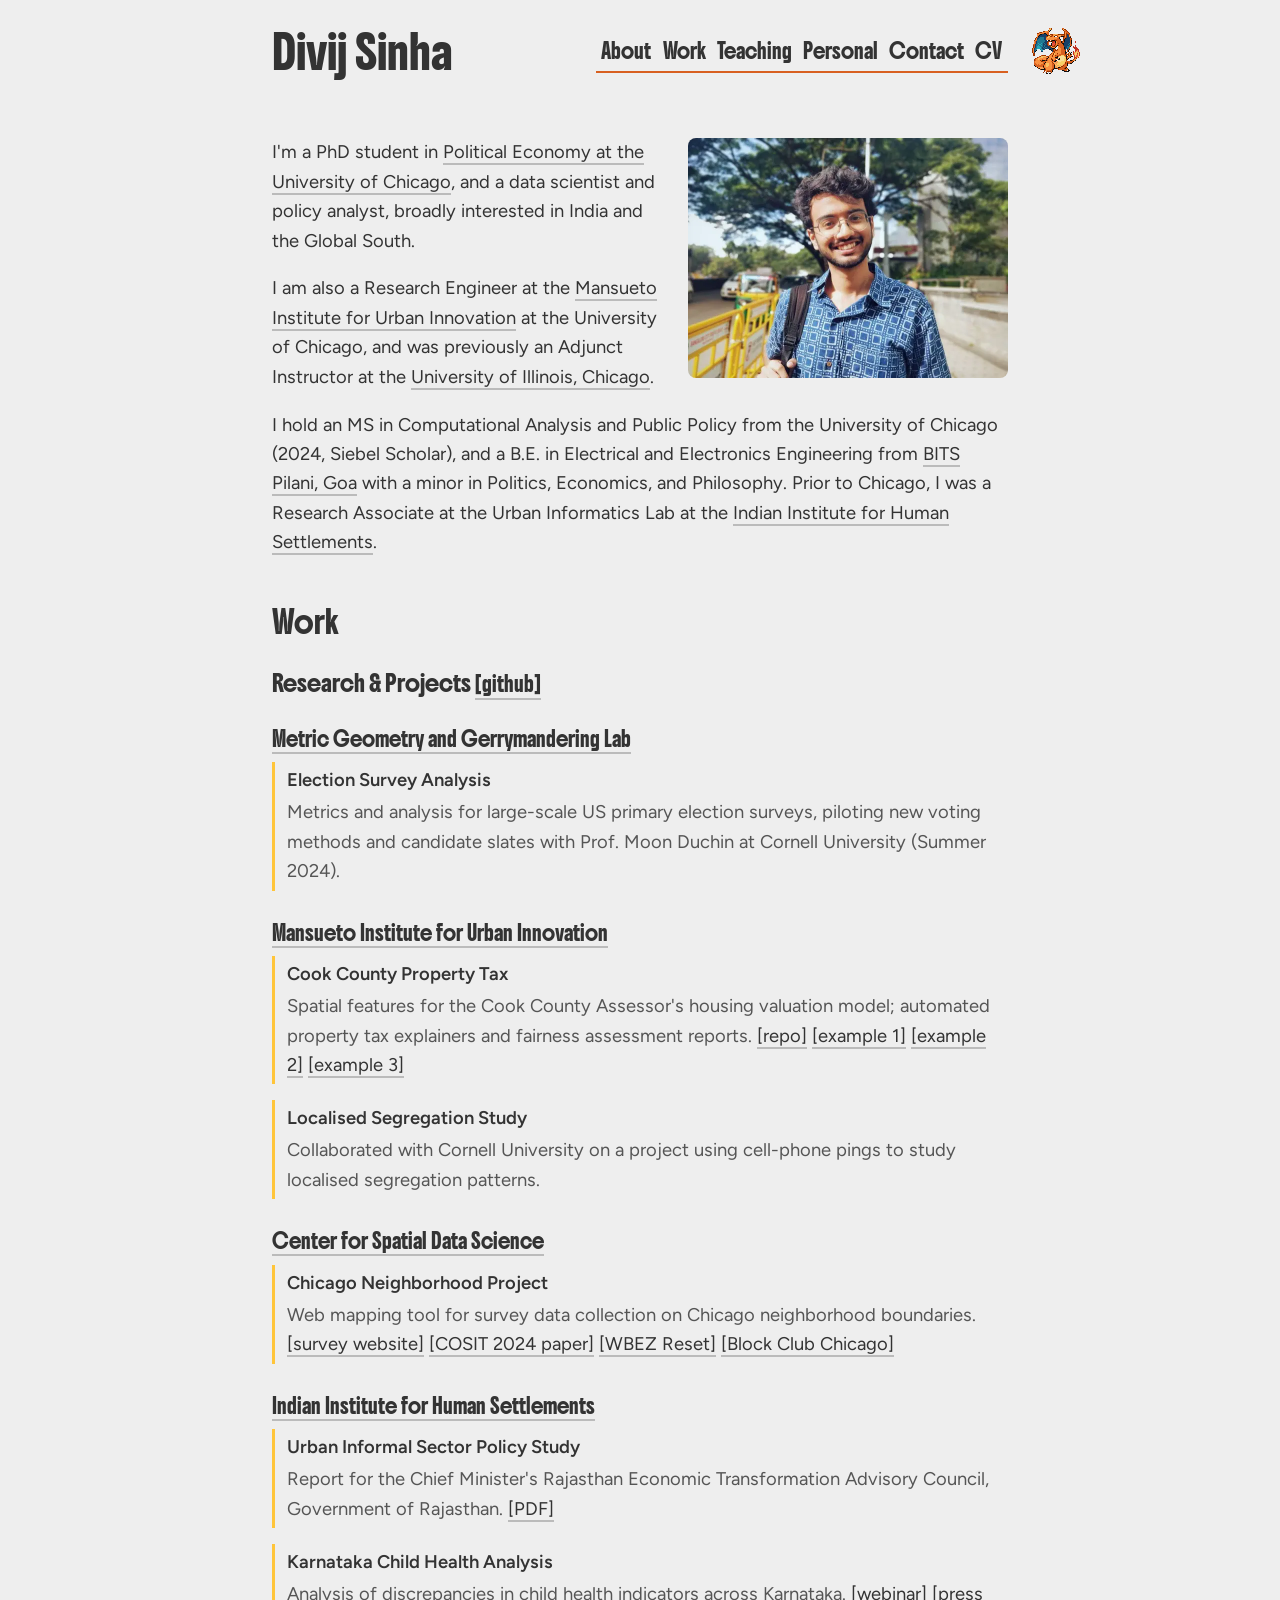
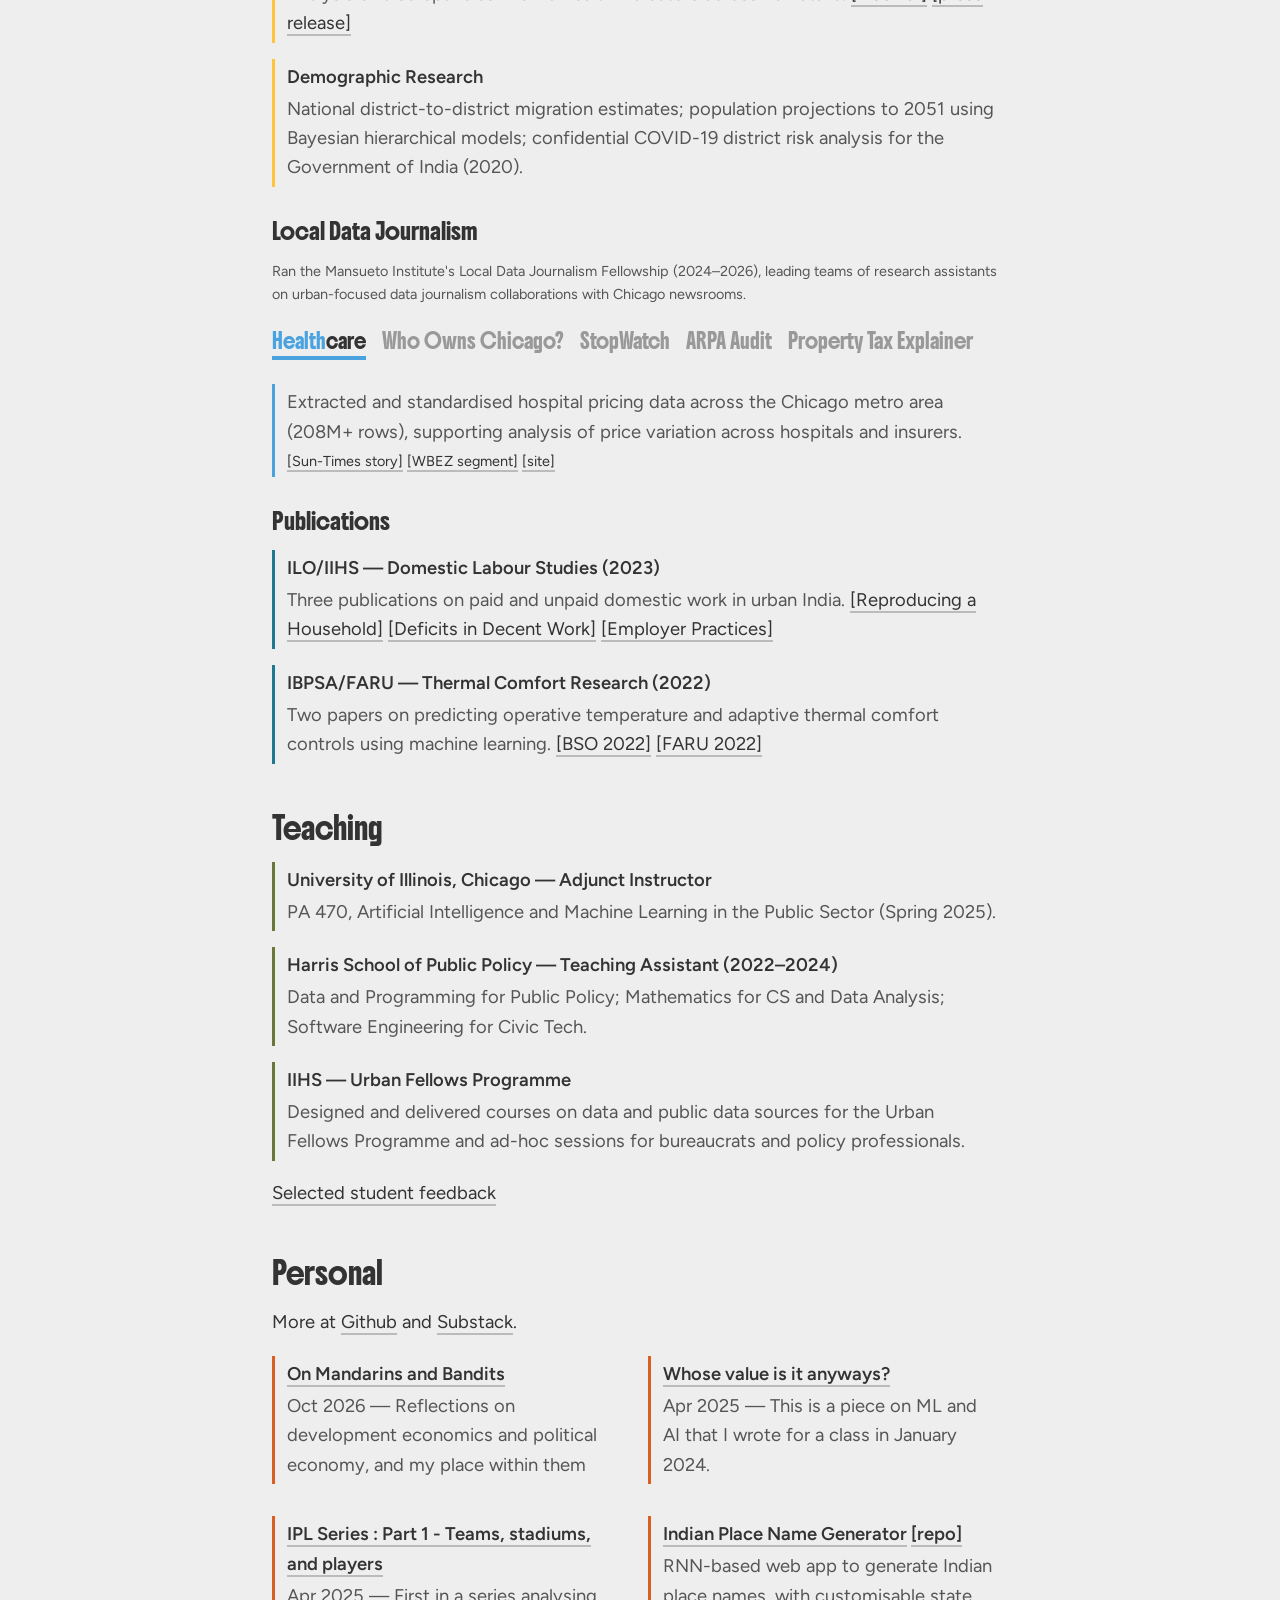
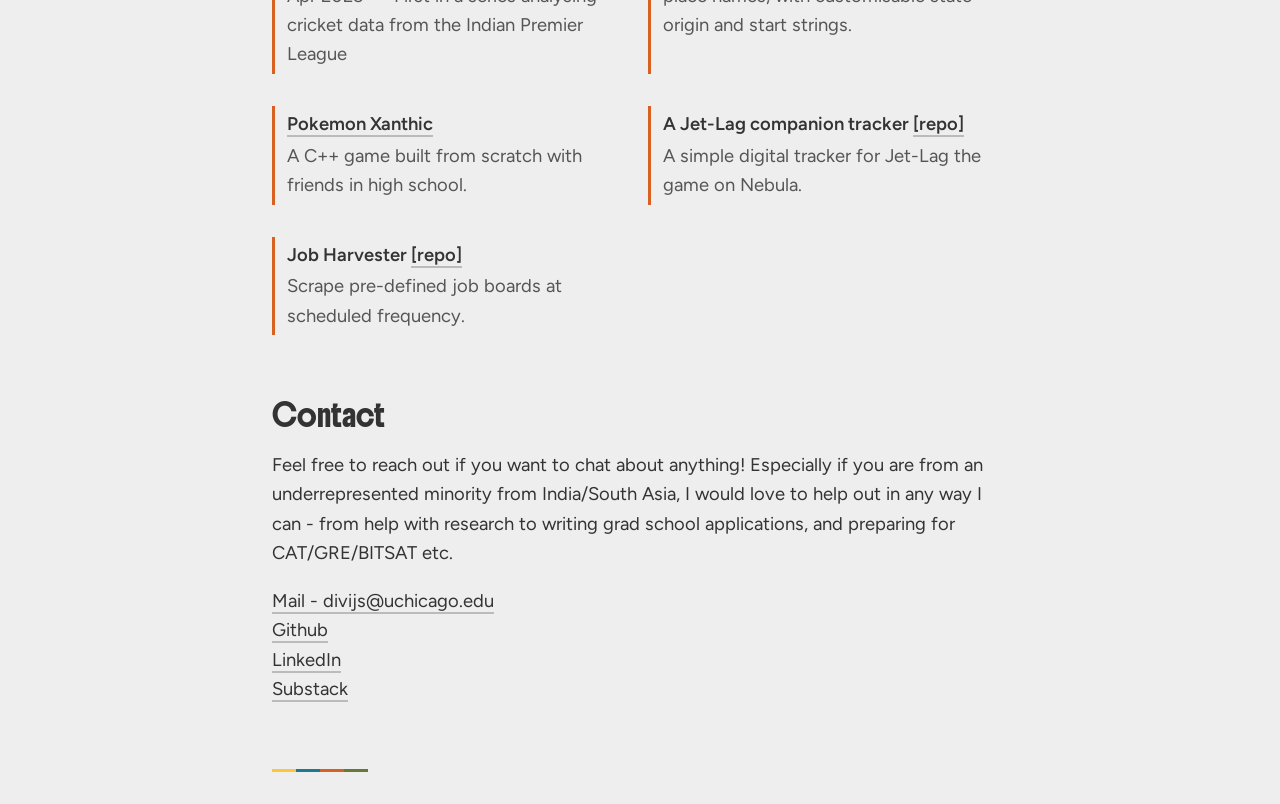
<file: index.html>
<!doctype html>
<html lang="en">
  <head>
    <meta charset="UTF-8" />
    <meta name="viewport" content="width=device-width, initial-scale=1.0" />
    <title>Divij Sinha</title>
    <meta
      name="description"
      content="Divij Sinha — PhD student in Political Economy at the University of Chicago, data scientist, and policy analyst studying India and the Global South."
    />
    <link rel="icon" type="image/svg+xml" href="/favicon.svg" />
    <link rel="canonical" href="https://divij-sinha.github.io/" />
    <meta property="og:title" content="Divij Sinha" />
    <meta
      property="og:description"
      content="Divij Sinha — PhD student in Political Economy at the University of Chicago, data scientist, and policy analyst studying India and the Global South."
    />
    <meta property="og:image" content="https://divij-sinha.github.io/col.webp" />
    <meta name="twitter:card" content="summary" />
    <link
      rel="preload"
      href="Figtree-VariableFont_wght.woff2"
      as="font"
      type="font/woff2"
      crossorigin
    />
    <link
      rel="preload"
      href="Boldonse-Regular.woff2"
      as="font"
      type="font/woff2"
      crossorigin
    />
    <link rel="stylesheet" href="/style.css" />
    <style>
      h1 {
        font-size: 2rem;
        font-family: "Boldonse", system-ui;
        font-weight: 400;
        white-space: nowrap;
      }

      h2 {
        scroll-margin-top: 6.5rem;
        font-family: "Boldonse", system-ui;
        font-weight: 400;
        font-size: 1.3rem;
        margin-top: 3rem;
      }

      /* .lede kept for when the headline returns
      .lede {
        scroll-margin-top: 6.5rem;
        font-weight: 800;
        font-size: 2rem;
        line-height: 1.3;
        margin-top: 2rem;
      }
      */

      #about {
        scroll-margin-top: 6.5rem;
        margin-top: 2rem;
      }

      h3 {
        font-family: "Boldonse", system-ui;
        font-weight: 400;
        font-size: 1rem;
        margin-top: 2rem;
      }

      ul {
        list-style-type: none;
        margin: 0;
        padding: 0;
      }

      li {
        margin: 0.5rem 0;
      }

      .nav {
        position: sticky;
        top: 0;
        display: flex;
        background: #eeeeee;
        justify-content: space-between;
        align-items: center;
        font-family: "Boldonse", system-ui;
      }

      .navul {
        display: flex;
        flex-wrap: wrap;
        align-items: center;
        justify-content: flex-end;
      }

      .nava {
        display: block;
        text-align: center;
        padding: 0.5rem 0.35rem;
        font-size: 0.85rem;
        border-bottom-color: #D86020;
      }

      .nava:hover {
        border-bottom-color: transparent;
      }

      @supports (animation-timeline: --nav) {
        body {
          timeline-scope: --work, --teaching, --projects, --contact;
        }

        #work, #teaching, #projects, #contact {
          view-timeline-inset: 110px calc(100% - 110px);
        }

        #work { view-timeline: --work; }
        #teaching { view-timeline: --teaching; }
        #projects { view-timeline: --projects; }
        #contact { view-timeline: --contact; }

        @keyframes nav-off {
          from, to { border-bottom-color: transparent; }
        }

        @keyframes nav-on {
          from, to { border-bottom-color: #D86020; }
        }

        .nava[href="#work"] {
          animation: nav-off linear forwards, nav-on linear forwards;
          animation-timeline: --work, --teaching;
        }

        .nava[href="#teaching"] {
          animation: nav-off linear forwards, nav-on linear forwards;
          animation-timeline: --teaching, --projects;
        }

        .nava[href="#projects"] {
          animation: nav-off linear forwards, nav-on linear forwards;
          animation-timeline: --projects, --contact;
        }

        .nava[href="#contact"] {
          animation: nav-off linear forwards;
          animation-timeline: --contact;
        }
      }

      .nav-sprite {
        position: absolute;
        left: 100%;
        top: 50%;
        transform: translateY(-50%);
        margin-left: 1.5rem;
        border-bottom: none;
      }

      .nav-sprite img {
        width: 3rem;
        height: auto;
        image-rendering: pixelated;
        animation: sprite-idle 6s steps(1, end) infinite;
      }

      @keyframes sprite-idle {
        0%, 86%, 92%, 100% {
          transform: translateY(0);
        }
        89%, 95% {
          transform: translateY(-3px);
        }
      }

      @media (prefers-reduced-motion: reduce) {
        .nav-sprite img {
          animation: none;
        }
      }

      .nav-sprite:hover img {
        animation-duration: 1s;
      }

      @media screen and (max-width: 940px) {
        .nav-sprite {
          display: none;
        }
      }

      .grid-container {
        display: grid;
        grid-template-columns: repeat(auto-fill, minmax(12rem, 1fr));
        gap: 1rem;
      }

      .grid-half {
        grid-template-columns: repeat(2, 1fr);
      }

      @media screen and (max-width: 600px) {
        .grid-half {
          grid-template-columns: 1fr;
        }
      }

      .grid-item {
        border-left: 0.2rem solid #FFC53A;
        padding: 0.25rem 0.75rem;
        margin-bottom: 1rem;
      }

      /* Publications cards = blue/teal. Must precede the #teaching rule so
         Teaching's olive overrides it (equal specificity, later wins). */
      #publications ~ .grid-item {
        border-left-color: #207890;
      }

      #teaching ~ .grid-item {
        border-left-color: #687838;
      }

      #projects ~ .grid-container .grid-item {
        border-left-color: #D86020;
      }

      /* Local Data Journalism: pure-CSS tabs. Hidden radios drive a wall of
         branded titles (labels) and a single shared panel below. */
      .tab-radio {
        position: absolute;
        opacity: 0;
        pointer-events: none;
      }

      .logo-wall {
        display: flex;
        flex-wrap: nowrap;
        gap: 0.75rem 1rem;
        margin: 1.5rem 0;
      }

      @media screen and (max-width: 600px) {
        .logo-wall {
          flex-wrap: wrap;
        }
      }

      .logo {
        font-family: "Boldonse", system-ui;
        font-weight: 400;
        font-size: 0.9rem;
        line-height: 1.4;
        white-space: nowrap;
        cursor: pointer;
        padding-bottom: 0.35rem;
        border-bottom: 4px solid transparent;
        color: #999999;
        transition: color 0.15s, border-color 0.15s;
      }

      .logo .accent {
        color: inherit;
      }

      .logo:hover {
        color: #555555;
      }

      /* Each checked radio rings its own active label for keyboard users. */
      #tab-health:focus-visible ~ .logo-wall label[for="tab-health"],
      #tab-woc:focus-visible ~ .logo-wall label[for="tab-woc"],
      #tab-stopwatch:focus-visible ~ .logo-wall label[for="tab-stopwatch"],
      #tab-arpa:focus-visible ~ .logo-wall label[for="tab-arpa"],
      #tab-ptax:focus-visible ~ .logo-wall label[for="tab-ptax"] {
        outline: 2px solid var(--accent);
        outline-offset: 3px;
      }

      /* Active logo: full colour + its accent underline bar. */
      #tab-health:checked ~ .logo-wall label[for="tab-health"],
      #tab-woc:checked ~ .logo-wall label[for="tab-woc"],
      #tab-stopwatch:checked ~ .logo-wall label[for="tab-stopwatch"],
      #tab-arpa:checked ~ .logo-wall label[for="tab-arpa"],
      #tab-ptax:checked ~ .logo-wall label[for="tab-ptax"] {
        color: #333333;
        border-bottom-color: var(--accent);
      }

      #tab-health:checked ~ .logo-wall label[for="tab-health"] .accent,
      #tab-woc:checked ~ .logo-wall label[for="tab-woc"] .accent,
      #tab-stopwatch:checked ~ .logo-wall label[for="tab-stopwatch"] .accent,
      #tab-arpa:checked ~ .logo-wall label[for="tab-arpa"] .accent,
      #tab-ptax:checked ~ .logo-wall label[for="tab-ptax"] .accent {
        color: var(--accent);
      }

      .panel {
        display: none;
      }

      .panel .grid-item {
        border-left-color: var(--accent);
      }

      .panel .meta {
        margin: 0.15rem 0 0;
      }

      #tab-health:checked ~ .panels .panel-health,
      #tab-woc:checked ~ .panels .panel-woc,
      #tab-stopwatch:checked ~ .panels .panel-stopwatch,
      #tab-arpa:checked ~ .panels .panel-arpa,
      #tab-ptax:checked ~ .panels .panel-ptax {
        display: block;
        animation: panel-fade 0.2s ease;
      }

      @keyframes panel-fade {
        from {
          opacity: 0;
        }
        to {
          opacity: 1;
        }
      }

      @media (prefers-reduced-motion: reduce) {
        .panel {
          animation: none !important;
        }
      }

      .item-header {
        font-weight: 600;
        margin-bottom: 0.15rem;
      }

      .item-body {
        color: #555555;
      }

      .org {
        font-family: "Boldonse", system-ui;
        font-weight: 400;
        font-size: 0.85rem;
        margin: 2rem 0 0.75rem;
      }

      /* "Now" snapshot in About — yellow accent, matches card conventions. */
      .now {
        border-left: 0.2rem solid #ffc53a;
        padding: 0.25rem 0.75rem;
        margin: 2rem 0;
      }

      .now-label {
        font-family: "Boldonse", system-ui;
        font-weight: 400;
        font-size: 0.85rem;
        margin-bottom: 0.25rem;
      }

      .now-body {
        color: #555555;
        font-size: 0.95rem;
      }

      /* Clickable colophon legend (index only): 4 gradient bands as jump-links,
         name revealed on hover. Reproduces the shared .colophon look. */
      .colophon-nav {
        display: flex;
        width: 6rem;
        margin: 4rem 0 2rem;
        gap: 0;
      }

      .colophon-band {
        flex: 1;
        height: 0.2rem;
        border-bottom: none;
        position: relative;
        transition: transform 0.15s, height 0.15s, filter 0.15s;
      }

      .colophon-band:hover {
        height: 0.4rem;
        transform: translateY(-2px);
        filter: brightness(1.15);
      }

      /* Section name revealed above the hovered band. */
      .colophon-band::after {
        content: attr(data-label);
        position: absolute;
        bottom: 100%;
        left: 50%;
        transform: translateX(-50%);
        margin-bottom: 0.4rem;
        font-family: "Boldonse", system-ui;
        font-size: 0.6rem;
        white-space: nowrap;
        color: #555555;
        opacity: 0;
        pointer-events: none;
        transition: opacity 0.15s;
      }

      .colophon-band:hover::after {
        opacity: 1;
      }

      @media (prefers-reduced-motion: reduce) {
        .colophon-band {
          transition: none;
        }
        .colophon-band:hover {
          transform: none;
        }
      }

      .about-photo {
        float: right;
        margin: 0 0 1rem 1.5rem;
        width: 20rem;
        border-radius: 0.5rem;
      }

      @media screen and (max-width: 600px) {
        .about-photo {
          float: none;
          display: block;
          width: 100%;
          margin: 0 0 1rem 0;
        }
      }

      .hiddenlink,
      .hiddenlink:hover {
        border-bottom-color: #eeeeee;
      }

      @media screen and (max-width: 600px) {
        h1 {
          font-weight: 400;
        }

        .nav {
          flex-direction: column;
          align-items: flex-start;
        }

        .nava {
          padding: 0.25rem 0.25rem;
        }

        .navul {
          flex-direction: row;
          align-items: flex-start;
          width: 100%;
          justify-content: space-between;
        }

        .navli {
          font-size: 0.7rem;
        }
      }
    </style>
  </head>

  <body>
    <nav class="nav" aria-label="Main">
      <a class="hiddenlink" href="https://divij-sinha.github.io">
        <h1>Divij Sinha</h1>
      </a>

      <ul class="navul">
        <li class="navli"><a class="nava" href="#about"> About </a></li>
        <li class="navli"><a class="nava" href="#work"> Work </a></li>
        <li class="navli"><a class="nava" href="#teaching"> Teaching </a></li>
        <li class="navli"><a class="nava" href="#projects"> Personal</a></li>
        <li class="navli"><a class="nava" href="#contact"> Contact </a></li>
        <li class="navli">
          <a
            class="nava"
            href="static/Divij Sinha.pdf"
            target="_blank"
            rel="noopener noreferrer"
          >
            CV
          </a>
        </li>
      </ul>

      <a class="nav-sprite" href="xanthic">
        <img src="static/charizard.png" alt="Pokemon Xanthic" />
      </a>
    </nav>

    <main>
    <!--
    <p class="lede">
      I study elections in India, and build public data tools for Chicago.
    </p>
    -->
    <p id="about">
      <img
        src="col.webp"
        alt="Divij Sinha"
        class="about-photo"
        width="320"
        height="240"
      />
      I'm a PhD student in
      <a href="https://politicaleconomy.uchicago.edu/"
        >Political Economy at the University of Chicago</a
      >, and a data scientist and policy analyst, broadly interested in India
      and the Global South.
    </p>
    <p>
      I am also a Research Engineer at the
      <a href="https://miurban.uchicago.edu"
        >Mansueto Institute for Urban Innovation</a
      >
      at the University of Chicago, and was previously an Adjunct Instructor at
      the <a href="https://cuppa.uic.edu">University of Illinois, Chicago</a>.
    </p>
    <p>
      I hold an MS in Computational Analysis and Public Policy from the
      University of Chicago (2024, Siebel Scholar), and a B.E. in Electrical and
      Electronics Engineering from
      <a href="https://www.bits-pilani.ac.in/goa/">BITS Pilani, Goa</a> with a
      minor in Politics, Economics, and Philosophy. Prior to Chicago, I was a
      Research Associate at the Urban Informatics Lab at the
      <a href="https://iihs.co.in">Indian Institute for Human Settlements</a>.
    </p>

    <!--
    <div class="now">
      <div class="now-label">Now</div>
      <div class="now-body">
        In Bangalore for the rest of Summer. Researching Indian Elections, and
        taking a break.
      </div>
    </div>
    -->

    <h2 id="work">Work</h2>

    <h3>
      Research &amp; Projects
      <a
        href="https://github.com/divij-sinha"
        style="
          font-size: 0.9rem;
          font-family: &quot;Boldonse&quot;, system-ui;
          font-weight: 400;
        "
        >[github]</a
      >
    </h3>
    <p class="org">
      <a href="https://mggg.org">Metric Geometry and Gerrymandering Lab</a>
    </p>
    <div class="grid-item">
      <div class="item-header">Election Survey Analysis</div>
      <div class="item-body">
        Metrics and analysis for large-scale US primary election surveys,
        piloting new voting methods and candidate slates with Prof. Moon Duchin
        at Cornell University (Summer 2024).
      </div>
    </div>
    <p class="org">
      <a href="https://miurban.uchicago.edu"
        >Mansueto Institute for Urban Innovation</a
      >
    </p>
    <div class="grid-item">
      <div class="item-header">Cook County Property Tax</div>
      <div class="item-body">
        Spatial features for the Cook County Assessor's housing valuation model;
        automated property tax explainers and fairness assessment reports.
        <a href="https://github.com/divij-sinha/ptax-project-update">[repo]</a>
        <a
          href="https://htmlpreview.github.io/?https://github.com/divij-sinha/ptax-project-update/blob/main/outputs/v1.1/hyde_park_noexe_chicago/ptaxsim_explainer_update.html"
          >[example 1]</a
        >
        <a
          href="https://htmlpreview.github.io/?https://github.com/divij-sinha/ptax-project-update/blob/main/outputs/v1.1/wrightwood_rpmtif_chicago/ptaxsim_explainer_update.html"
          >[example 2]</a
        >
        <a
          href="https://htmlpreview.github.io/?https://github.com/divij-sinha/ptax-project-update/blob/main/outputs/v1.1/cicero/ptaxsim_explainer_update.html"
          >[example 3]</a
        >
      </div>
    </div>
    <div class="grid-item">
      <div class="item-header">Localised Segregation Study</div>
      <div class="item-body">
        Collaborated with Cornell University on a project using cell-phone pings
        to study localised segregation patterns.
      </div>
    </div>
    <p class="org">
      <a href="https://spatial.uchicago.edu">Center for Spatial Data Science</a>
    </p>
    <div class="grid-item">
      <div class="item-header">Chicago Neighborhood Project</div>
      <div class="item-body">
        Web mapping tool for survey data collection on Chicago neighborhood
        boundaries.
        <a href="https://chicago-neighborhoods.com/">[survey website]</a>
        <a
          href="https://drops.dagstuhl.de/entities/document/10.4230/LIPIcs.COSIT.2024.26"
          >[COSIT 2024 paper]</a
        >
        <a
          href="https://www.wbez.org/reset-with-sasha-ann-simons/2024/12/24/uchicago-research-highlights-debates-over-chicago-neighborhood-boundaries"
          >[WBEZ Reset]</a
        >
        <a
          href="https://blockclubchicago.org/2024/12/04/chicago-neighborhoods-mapped-by-residents-heres-where-locals-think-official-boundaries-should-be/"
          >[Block Club Chicago]</a
        >
      </div>
    </div>
    <p class="org">
      <a href="https://iihs.co.in">Indian Institute for Human Settlements</a>
    </p>
    <div class="grid-item">
      <div class="item-header">Urban Informal Sector Policy Study</div>
      <div class="item-body">
        Report for the Chief Minister's Rajasthan Economic Transformation
        Advisory Council, Government of Rajasthan.
        <a href="static/IIHS REPORT 14-11-22 NEW.pdf">[PDF]</a>
      </div>
    </div>
    <div class="grid-item">
      <div class="item-header">Karnataka Child Health Analysis</div>
      <div class="item-body">
        Analysis of discrepancies in child health indicators across Karnataka.
        <a href="https://www.youtube.com/watch?v=e3NdQYPH4oo">[webinar]</a>
        <a href="https://pib.gov.in/PressReleasePage.aspx?PRID=1759889"
          >[press release]</a
        >
      </div>
    </div>
    <div class="grid-item">
      <div class="item-header">Demographic Research</div>
      <div class="item-body">
        National district-to-district migration estimates; population
        projections to 2051 using Bayesian hierarchical models; confidential
        COVID-19 district risk analysis for the Government of India (2020).
      </div>
    </div>

    <h3 id="journalism">Local Data Journalism</h3>
    <p class="meta">
      Ran the Mansueto Institute's Local Data Journalism Fellowship
      (2024&ndash;2026), leading teams of research assistants on urban-focused
      data journalism collaborations with Chicago newsrooms.
    </p>
    <!-- Radios drive the tabs; the first is checked so a panel shows by default.
         The group wrapper names them for screen readers; radios, wall and
         panels must stay siblings for the :checked ~ selectors. -->
    <div role="group" aria-labelledby="journalism">
    <input class="tab-radio" type="radio" name="jtab" id="tab-health" checked />
    <input class="tab-radio" type="radio" name="jtab" id="tab-woc" />
    <input class="tab-radio" type="radio" name="jtab" id="tab-stopwatch" />
    <input class="tab-radio" type="radio" name="jtab" id="tab-arpa" />
    <input class="tab-radio" type="radio" name="jtab" id="tab-ptax" />

    <div class="logo-wall">
      <label class="logo" for="tab-health" style="--accent: #4aa3df"
        ><span class="accent">Health</span>care</label
      >
      <label class="logo" for="tab-woc" style="--accent: #275d38"
        ><span class="accent">Who Owns</span> Chicago?</label
      >
      <label class="logo" for="tab-stopwatch" style="--accent: #007396"
        ><span class="accent">Stop</span>Watch</label
      >
      <label class="logo" for="tab-arpa" style="--accent: #59315f"
        ><span class="accent">ARPA</span> Audit</label
      >
      <label class="logo" for="tab-ptax" style="--accent: #a9431e"
        ><span class="accent">Property Tax Explainer</span></label
      >
    </div>

    <div class="panels">
      <div class="panel panel-health" style="--accent: #4aa3df">
        <div class="grid-item">
          <div class="item-body">
            Extracted and standardised hospital pricing data across the Chicago
            metro area (208M+ rows), supporting analysis of price variation
            across hospitals and insurers.
          </div>
          <p class="meta">
            <a
              href="https://chicago.suntimes.com/the-watchdogs/2026/06/19/hospital-billing-transparency-federal-law-failed-consumer-health7"
              >[Sun-Times story]</a
            >
            <a
              href="https://www.wbez.org/in-the-loop-with-sasha-ann-simons/2026/06/23/why-a-law-meant-to-help-you-understand-your-healthcare-bills-is-failing"
              >[WBEZ segment]</a
            >
            <a href="https://healthcare.miurban-dashboards.org/">[site]</a>
          </p>
        </div>
      </div>
      <div class="panel panel-woc" style="--accent: #275d38">
        <div class="grid-item">
          <div class="item-body">
            Built a property ownership tool that uncovers networks of LLC
            landlords behind the city's rental housing, matching parcels and
            entities by common addresses and names.
          </div>
          <p class="meta">
            <a
              href="https://chicago.suntimes.com/the-watchdogs/2025/09/05/chicago-landlords-renters-property-management-llc"
              >[Sun-Times story]</a
            >
            <a
              href="https://www.wbez.org/housing/2025/09/05/chicago-landlords-renters-property-management-llc"
              >[WBEZ story]</a
            >
            <a href="https://whoownschi.miurban-dashboards.org/">[site]</a>
          </p>
        </div>
      </div>
      <div class="panel panel-stopwatch" style="--accent: #007396">
        <div class="grid-item">
          <div class="item-body">
            Dashboard tracking daily CTA bus metrics from ChiHackNight's Ghost
            Buses dataset.
          </div>
          <p class="meta">
            <a
              href="https://www.chicagotribune.com/2024/12/30/cta-bus-service-analysis/"
              >[Tribune story]</a
            >
            <a href="https://ctastopwatch.miurban-dashboards.org">[site]</a>
            <a href="https://github.com/mansueto-institute/cta-stop-watch"
              >[repo]</a
            >
          </p>
        </div>
      </div>
      <div class="panel panel-arpa" style="--accent: #59315f">
        <div class="grid-item">
          <div class="item-body">
            Dashboard auditing how Chicago allocated and spent its American
            Rescue Plan Act (ARPA) federal relief funds.
          </div>
          <p class="meta">
            <a href="https://arpaudit.miurban-dashboards.org">[site]</a>
          </p>
        </div>
      </div>
      <div class="panel panel-ptax" style="--accent: #a9431e">
        <div class="grid-item">
          <div class="item-body">
            Interactive explainer that breaks down Cook County property tax
            bills for any address or PIN and compares changes across assessment
            years.
          </div>
          <p class="meta">
            <a
              href="https://illinoisanswers.org/2026/10/01/tifs-tax-increment-financing-are-pushing-up-property-taxes-chicago-cook-county/"
              >[Illinois Answers story]</a
            >
            <a href="https://ptaxexplainer.miurban-dashboards.org">[site]</a>
          </p>
        </div>
      </div>
    </div>
    </div>

    <h3 id="publications">Publications</h3>
    <div class="grid-item">
      <div class="item-header">
        ILO/IIHS &mdash; Domestic Labour Studies (2023)
      </div>
      <div class="item-body">
        Three publications on paid and unpaid domestic work in urban India.
        <a
          href="https://www.ilo.org/publications/reproducing-household-recognizing-and-assessing-paid-and-unpaid-domestic"
          >[Reproducing a Household]</a
        >
        <a
          href="https://www.ilo.org/publications/deficits-decent-work-employer-perspectives-and-practices-quality-employment"
          >[Deficits in Decent Work]</a
        >
        <a
          href="https://www.ilo.org/publications/employer-practices-and-perceptions-paid-domestic-work-recruitment"
          >[Employer Practices]</a
        >
      </div>
    </div>
    <div class="grid-item">
      <div class="item-header">
        IBPSA/FARU &mdash; Thermal Comfort Research (2022)
      </div>
      <div class="item-body">
        Two papers on predicting operative temperature and adaptive thermal
        comfort controls using machine learning.
        <a
          href="https://www.bath.ac.uk/publications/full-papers-bso-2022/attachments/Predicting_Operative_Temperature_with_Machine_Learning__ML_.pdf"
          >[BSO 2022]</a
        >
        <a href="https://faruj.sljol.info/articles/10.4038/faruj.v9i2.172"
          >[FARU 2022]</a
        >
      </div>
    </div>

    <h2 id="teaching">Teaching</h2>
    <div class="grid-item">
      <div class="item-header">
        University of Illinois, Chicago &mdash; Adjunct Instructor
      </div>
      <div class="item-body">
        PA 470, Artificial Intelligence and Machine Learning in the Public
        Sector (Spring 2025).
      </div>
    </div>
    <div class="grid-item">
      <div class="item-header">
        Harris School of Public Policy &mdash; Teaching Assistant
        (2022&ndash;2024)
      </div>
      <div class="item-body">
        Data and Programming for Public Policy; Mathematics for CS and Data
        Analysis; Software Engineering for Civic Tech.
      </div>
    </div>
    <div class="grid-item">
      <div class="item-header">IIHS &mdash; Urban Fellows Programme</div>
      <div class="item-body">
        Designed and delivered courses on data and public data sources for the
        Urban Fellows Programme and ad-hoc sessions for bureaucrats and policy
        professionals.
      </div>
    </div>
    <p><a href="teaching">Selected student feedback</a></p>

    <h2 id="projects">Personal</h2>
    <p>
      More at <a href="https://github.com/divij-sinha">Github</a> and
      <a href="https://overlookedpod.substack.com">Substack</a>.
    </p>
    <div class="grid-container grid-half">
      <!-- substack:start -->
      <div class="grid-item">
        <div class="item-header">
          <a href="posts/on-mandarins-and-bandits">On Mandarins and Bandits</a>
        </div>
        <div class="item-body">Oct 2026 &mdash; Reflections on development economics and political economy, and my place within them</div>
      </div>
      <div class="grid-item">
        <div class="item-header">
          <a href="posts/whose-value-is-it-anyways">Whose value is it anyways?</a>
        </div>
        <div class="item-body">Apr 2025 &mdash; This is a piece on ML and AI that I wrote for a class in January 2024.</div>
      </div>
      <div class="grid-item">
        <div class="item-header">
          <a href="posts/ipl-series-part-1-teams-and-stadiums">IPL Series : Part 1 - Teams, stadiums, and players</a>
        </div>
        <div class="item-body">Apr 2025 &mdash; First in a series analysing cricket data from the Indian Premier League</div>
      </div>
      <!-- substack:end -->
      <div class="grid-item">
        <div class="item-header">
          <a
            href="https://indian-place-generator-761059392476.asia-south2.run.app/"
            >Indian Place Name Generator</a
          >
          <a href="https://github.com/divij-sinha/indian-place-generator"
            >[repo]</a
          >
        </div>
        <div class="item-body">
          RNN-based web app to generate Indian place names, with customisable
          state origin and start strings.
        </div>
      </div>
      <div class="grid-item">
        <div class="item-header">
          <a href="xanthic">Pokemon Xanthic</a>
        </div>
        <div class="item-body">
          A C++ game built from scratch with friends in high school.
        </div>
      </div>
      <div class="grid-item">
        <div class="item-header">
          A Jet-Lag companion tracker
          <a href="https://github.com/divij-sinha/jet-lag-player">[repo]</a>
        </div>
        <div class="item-body">
          A simple digital tracker for Jet-Lag the game on Nebula.
        </div>
      </div>
      <div class="grid-item">
        <div class="item-header">
          Job Harvester
          <a href="https://github.com/divij-sinha/postgrad-job-search"
            >[repo]</a
          >
        </div>
        <div class="item-body">
          Scrape pre-defined job boards at scheduled frequency.
        </div>
      </div>
    </div>

    <h2 id="contact">Contact</h2>
    <p>
      Feel free to reach out if you want to chat about anything! Especially if
      you are from an underrepresented minority from India/South Asia, I would
      love to help out in any way I can - from help with research to writing grad
      school applications, and preparing for CAT/GRE/BITSAT etc.
    </p>
    <p>
      <a href="mailto:divijs@uchicago.edu">Mail - divijs@uchicago.edu</a><br />
      <a
        href="https://github.com/divij-sinha"
        target="_blank"
        rel="noopener noreferrer"
        >Github</a
      ><br />
      <a
        href="https://www.linkedin.com/in/divij-sinha"
        target="_blank"
        rel="noopener noreferrer"
        >LinkedIn</a
      ><br />
      <a
        href="https://overlookedpod.substack.com"
        target="_blank"
        rel="noopener noreferrer"
        >Substack</a
      ><br />
    </p>
    </main>
    <nav class="colophon-nav" aria-label="Section legend">
      <a
        class="colophon-band"
        href="#work"
        data-label="Work"
        title="Work"
        style="background: #ffc53a"
      ></a>
      <a
        class="colophon-band"
        href="#publications"
        data-label="Publications"
        title="Publications"
        style="background: #207890"
      ></a>
      <a
        class="colophon-band"
        href="#projects"
        data-label="Personal"
        title="Personal"
        style="background: #d86020"
      ></a>
      <a
        class="colophon-band"
        href="#teaching"
        data-label="Teaching"
        title="Teaching"
        style="background: #687838"
      ></a>
    </nav>
  </body>
</html>
</file>
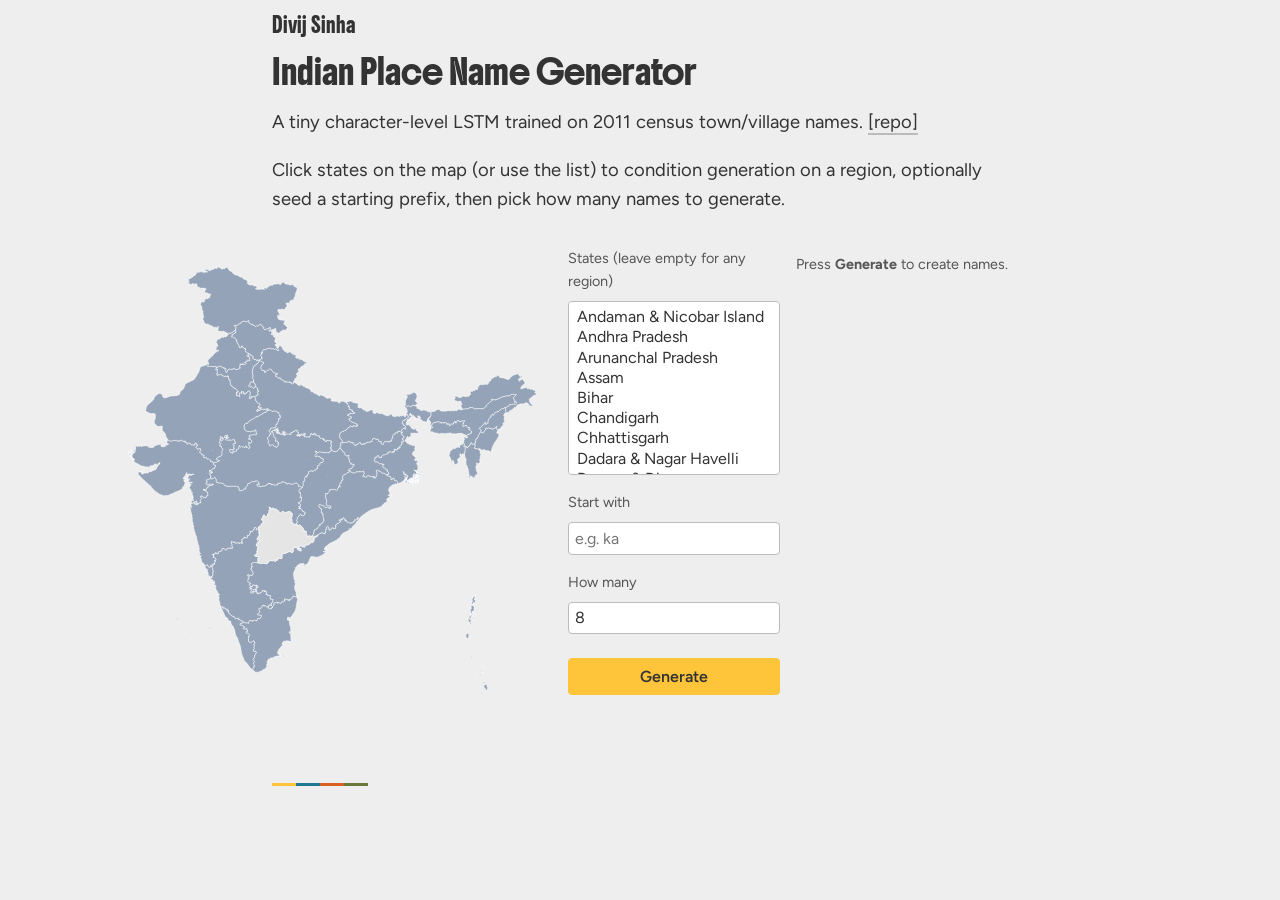
<file: place-generator/index.html>
<!doctype html>
<html lang="en">
  <head>
    <meta charset="UTF-8" />
    <meta name="viewport" content="width=device-width, initial-scale=1.0" />
    <title>Indian Place Name Generator - Divij Sinha</title>
    <meta
      name="description"
      content="A tiny character-level LSTM trained on 2011 census town/village names. Runs entirely in the browser."
    />
    <link rel="icon" type="image/svg+xml" href="/favicon.svg" />
    <link rel="canonical" href="https://divij-sinha.github.io/place-generator/" />
    <link
      rel="preload"
      href="/Figtree-VariableFont_wght.woff2"
      as="font"
      type="font/woff2"
      crossorigin
    />
    <link
      rel="preload"
      href="/Boldonse-Regular.woff2"
      as="font"
      type="font/woff2"
      crossorigin
    />
    <link rel="stylesheet" href="/style.css" />
    <link rel="stylesheet" href="page-style.css" />
  </head>

  <body>
    <header><p class="home"><a href="/">Divij Sinha</a></p></header>
    <main>
    <h1>Indian Place Name Generator</h1>
    <p>
      A tiny character-level LSTM trained on 2011 census town/village names.
      <a href="https://github.com/divij-sinha/indian-place-generator">[repo]</a>
    </p>
    <p>
      Click states on the map (or use the list) to condition generation on a
      region, optionally seed a starting prefix, then pick how many names to
      generate.
    </p>

    <div class="generator">
      <svg id="map" viewBox="0 0 440 480" role="img" aria-label="Map of India, click a state to select it"></svg>

      <div class="controls">
        <label for="states-select">States (leave empty for any region)</label>
        <select id="states-select" multiple size="8"></select>

        <label for="start-text">Start with</label>
        <input id="start-text" type="text" placeholder="e.g. ka" />

        <label for="count">How many</label>
        <input id="count" type="number" min="1" max="25" value="8" />

        <button id="generate-btn">Generate</button>
      </div>

      <div id="results">
        <p class="meta">Press <strong>Generate</strong> to create names.</p>
      </div>
    </div>

    </main>
    <hr class="colophon" />

    <script src="model.js"></script>
    <script src="app.js"></script>
  </body>
</html>
</file>
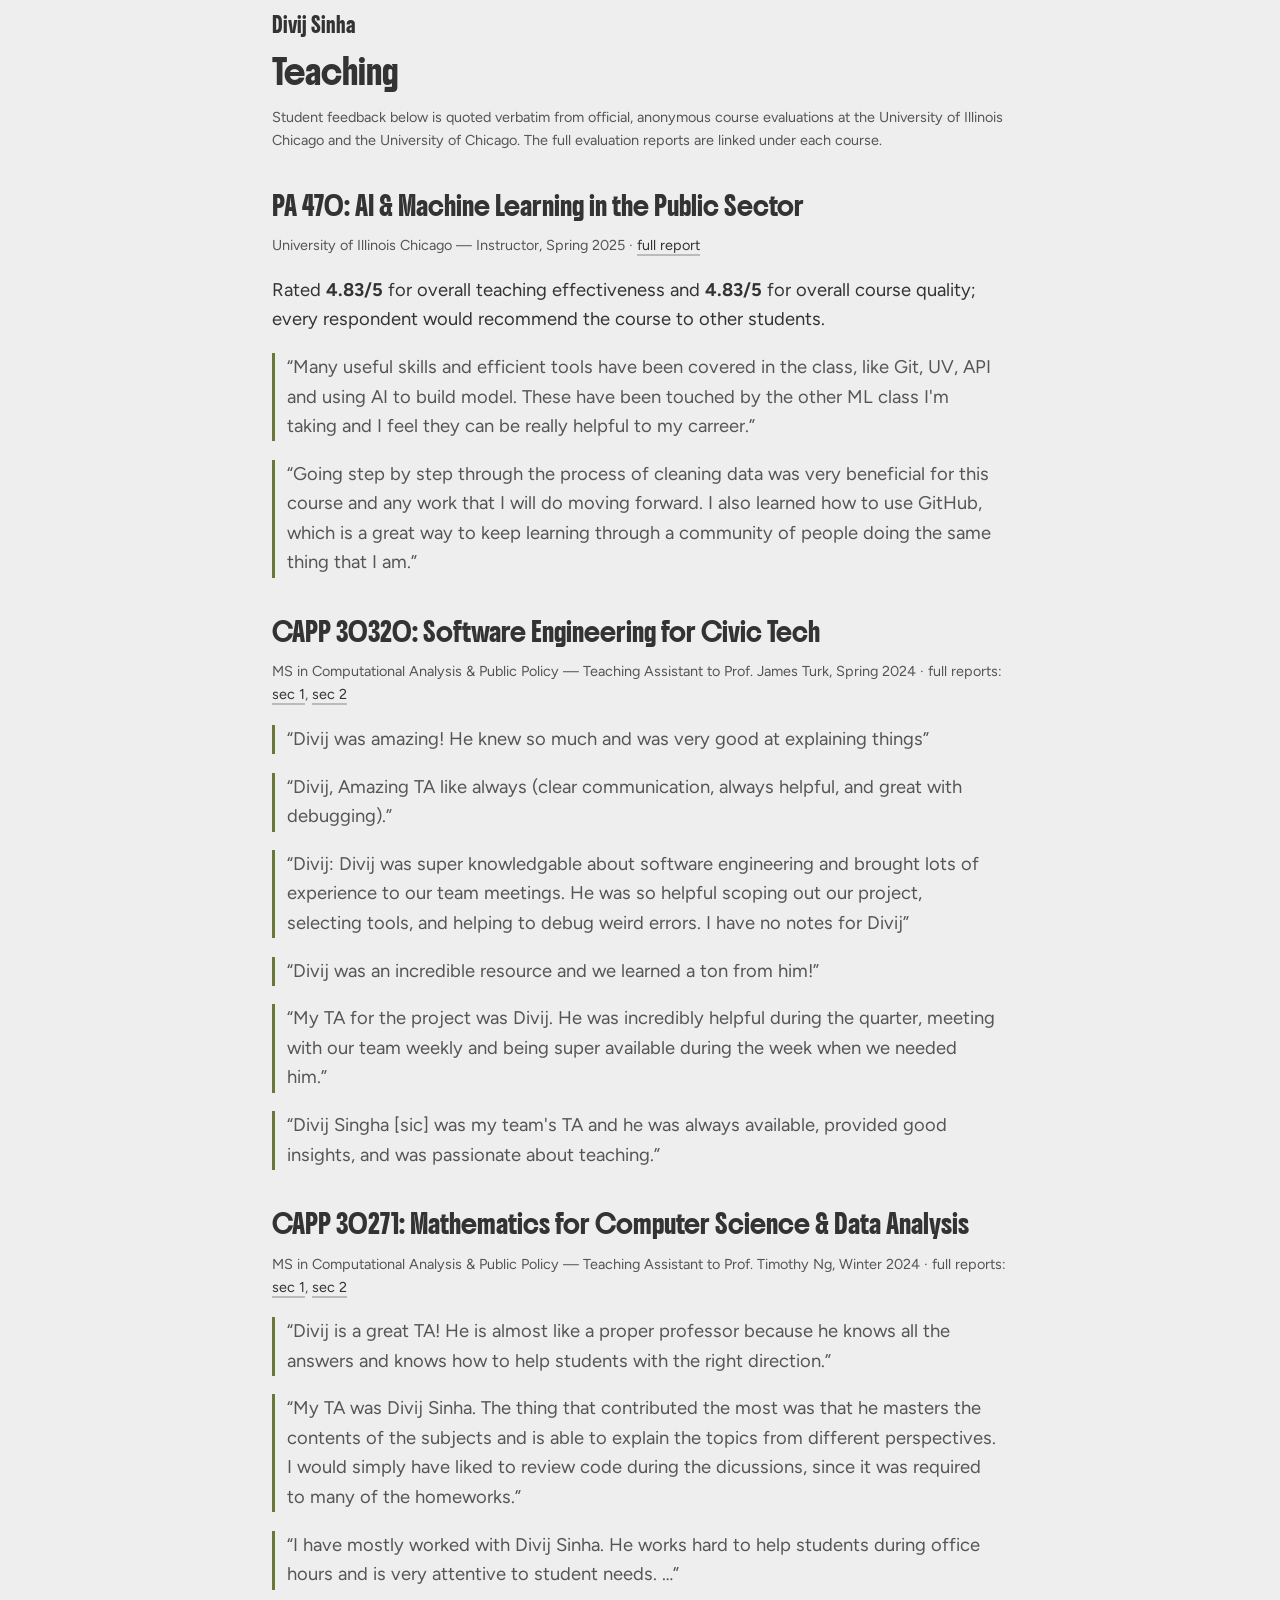
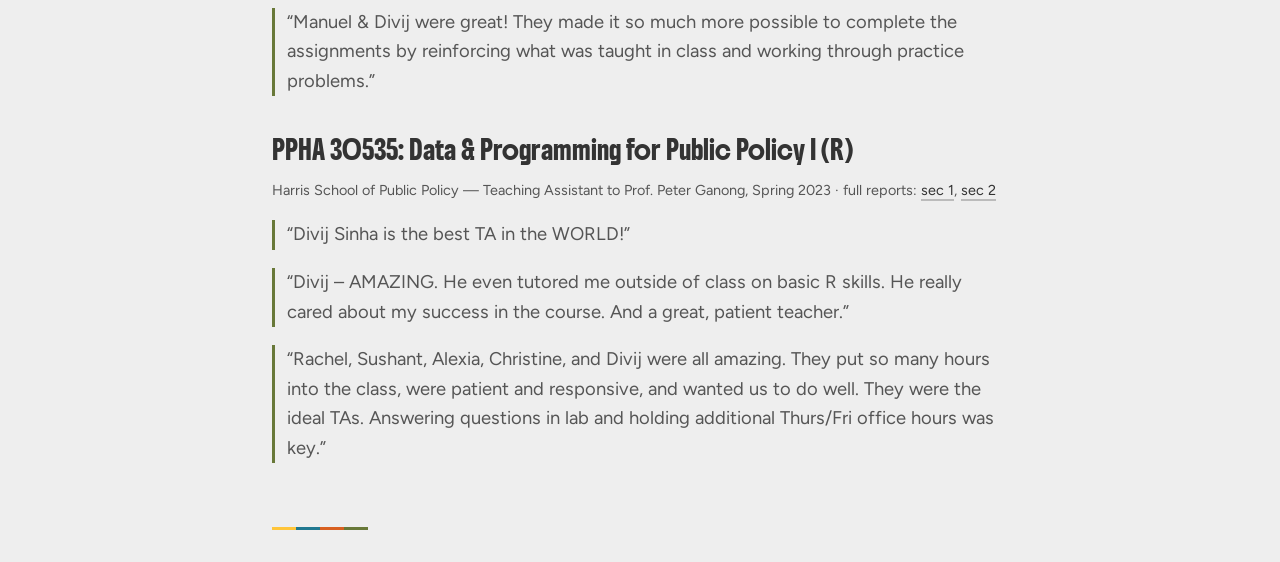
<file: teaching.html>
<!doctype html>
<html lang="en">
  <head>
    <meta charset="UTF-8" />
    <meta name="viewport" content="width=device-width, initial-scale=1.0" />
    <title>Teaching - Divij Sinha</title>
    <meta
      name="description"
      content="Student feedback from course evaluations at UIC and the University of Chicago."
    />
    <link rel="icon" type="image/svg+xml" href="/favicon.svg" />
    <link rel="canonical" href="https://divij-sinha.github.io/teaching" />
    <link
      rel="preload"
      href="/Figtree-VariableFont_wght.woff2"
      as="font"
      type="font/woff2"
      crossorigin
    />
    <link
      rel="preload"
      href="/Boldonse-Regular.woff2"
      as="font"
      type="font/woff2"
      crossorigin
    />
    <link rel="stylesheet" href="/style.css" />
    <style>
      h1 {
        font-family: "Boldonse", system-ui;
        font-weight: 400;
        font-size: 1.5rem;
        line-height: 1.5;
      }
      h2 {
        font-family: "Boldonse", system-ui;
        font-weight: 400;
        font-size: 1.1rem;
        margin-top: 2.5rem;
      }
      blockquote {
        border-left: 0.2rem solid #687838;
        margin: 1rem 0;
        padding: 0 0.75rem;
        color: #555555;
      }
    </style>
  </head>
  <body>
    <header><p class="home"><a href="/">Divij Sinha</a></p></header>
    <main>
    <h1>Teaching</h1>
    <p class="meta">
      Student feedback below is quoted verbatim from official, anonymous course
      evaluations at the University of Illinois Chicago and the University of
      Chicago. The full evaluation reports are linked under each course.
    </p>

    <h2>PA 470: AI &amp; Machine Learning in the Public Sector</h2>
    <p class="meta">
      University of Illinois Chicago &mdash; Instructor, Spring 2025 &middot;
      <a href="/static/evals/pa470-spring-2025.pdf">full report</a>
    </p>
    <p>
      Rated <strong>4.83/5</strong> for overall teaching effectiveness and
      <strong>4.83/5</strong> for overall course quality; every respondent
      would recommend the course to other students.
    </p>
    <blockquote>
      <p>
        &ldquo;Many useful skills and efficient tools have been covered in the
        class, like Git, UV, API and using AI to build model. These have been
        touched by the other ML class I'm taking and I feel they can be really
        helpful to my carreer.&rdquo;
      </p>
    </blockquote>
    <blockquote>
      <p>
        &ldquo;Going step by step through the process of cleaning data was very
        beneficial for this course and any work that I will do moving forward.
        I also learned how to use GitHub, which is a great way to keep learning
        through a community of people doing the same thing that I am.&rdquo;
      </p>
    </blockquote>

    <h2>CAPP 30320: Software Engineering for Civic Tech</h2>
    <p class="meta">
      MS in Computational Analysis &amp; Public Policy &mdash; Teaching
      Assistant to Prof. James Turk, Spring 2024 &middot; full reports:
      <a href="/static/evals/capp-30320-sec1-spring-2024.pdf">sec 1</a>,
      <a href="/static/evals/capp-30320-sec2-spring-2024.pdf">sec 2</a>
    </p>
    <blockquote>
      <p>
        &ldquo;Divij was amazing! He knew so much and was very good at
        explaining things&rdquo;
      </p>
    </blockquote>
    <blockquote>
      <p>
        &ldquo;Divij, Amazing TA like always (clear communication, always
        helpful, and great with debugging).&rdquo;
      </p>
    </blockquote>
    <blockquote>
      <p>
        &ldquo;Divij: Divij was super knowledgable about software engineering
        and brought lots of experience to our team meetings. He was so helpful
        scoping out our project, selecting tools, and helping to debug weird
        errors. I have no notes for Divij&rdquo;
      </p>
    </blockquote>
    <blockquote>
      <p>
        &ldquo;Divij was an incredible resource and we learned a ton from
        him!&rdquo;
      </p>
    </blockquote>
    <blockquote>
      <p>
        &ldquo;My TA for the project was Divij. He was incredibly helpful
        during the quarter, meeting with our team weekly and being super
        available during the week when we needed him.&rdquo;
      </p>
    </blockquote>
    <blockquote>
      <p>
        &ldquo;Divij Singha [sic] was my team's TA and he was always
        available, provided good insights, and was passionate about
        teaching.&rdquo;
      </p>
    </blockquote>

    <h2>CAPP 30271: Mathematics for Computer Science &amp; Data Analysis</h2>
    <p class="meta">
      MS in Computational Analysis &amp; Public Policy &mdash; Teaching
      Assistant to Prof. Timothy Ng, Winter 2024 &middot; full reports:
      <a href="/static/evals/capp-30271-sec1-winter-2024.pdf">sec 1</a>,
      <a href="/static/evals/capp-30271-sec2-winter-2024.pdf">sec 2</a>
    </p>
    <blockquote>
      <p>
        &ldquo;Divij is a great TA! He is almost like a proper professor
        because he knows all the answers and knows how to help students with
        the right direction.&rdquo;
      </p>
    </blockquote>
    <blockquote>
      <p>
        &ldquo;My TA was Divij Sinha. The thing that contributed the most was
        that he masters the contents of the subjects and is able to explain
        the topics from different perspectives. I would simply have liked to
        review code during the dicussions, since it was required to many of
        the homeworks.&rdquo;
      </p>
    </blockquote>
    <blockquote>
      <p>
        &ldquo;I have mostly worked with Divij Sinha. He works hard to help
        students during office hours and is very attentive to student needs.
        &hellip;&rdquo;
      </p>
    </blockquote>
    <blockquote>
      <p>
        &ldquo;Manuel &amp; Divij were great! They made it so much more
        possible to complete the assignments by reinforcing what was taught in
        class and working through practice problems.&rdquo;
      </p>
    </blockquote>

    <h2>PPHA 30535: Data &amp; Programming for Public Policy I (R)</h2>
    <p class="meta">
      Harris School of Public Policy &mdash; Teaching Assistant to Prof. Peter
      Ganong, Spring 2023 &middot; full reports:
      <a href="/static/evals/ppha-30535-sec1-spring-2023.pdf">sec 1</a>,
      <a href="/static/evals/ppha-30535-sec2-spring-2023.pdf">sec 2</a>
    </p>
    <blockquote>
      <p>&ldquo;Divij Sinha is the best TA in the WORLD!&rdquo;</p>
    </blockquote>
    <blockquote>
      <p>
        &ldquo;Divij &ndash; AMAZING. He even tutored me outside of class on
        basic R skills. He really cared about my success in the course. And a
        great, patient teacher.&rdquo;
      </p>
    </blockquote>
    <blockquote>
      <p>
        &ldquo;Rachel, Sushant, Alexia, Christine, and Divij were all amazing.
        They put so many hours into the class, were patient and responsive,
        and wanted us to do well. They were the ideal TAs. Answering questions
        in lab and holding additional Thurs/Fri office hours was key.&rdquo;
      </p>
    </blockquote>
    </main>
    <hr class="colophon" />
  </body>
</html>
</file>
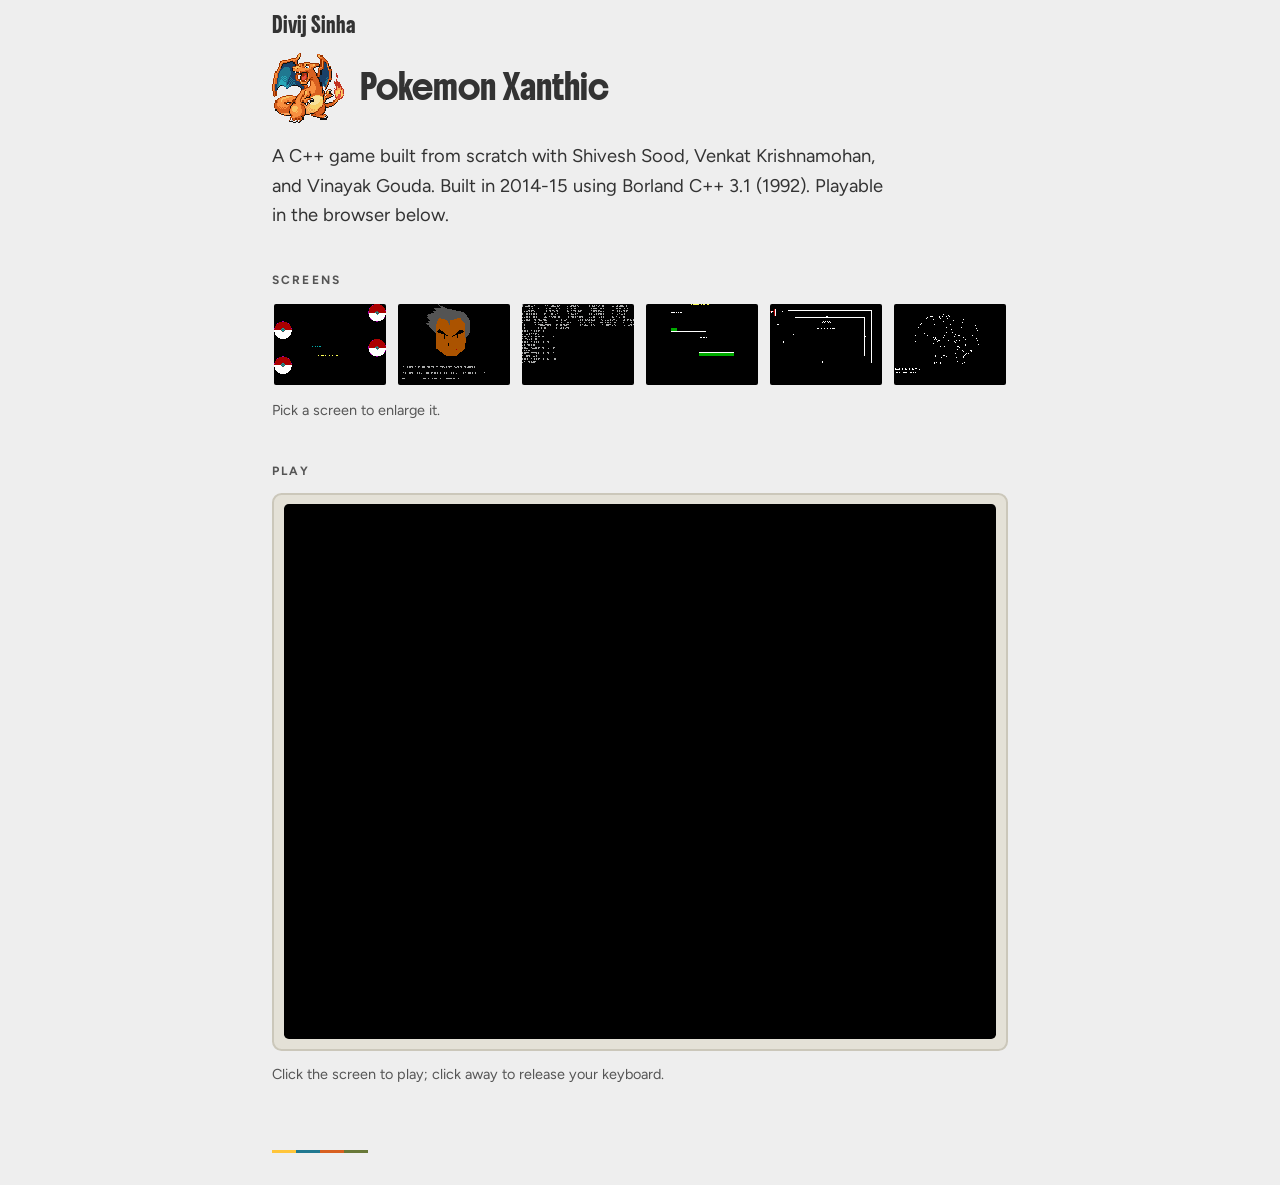
<file: xanthic.html>
<!doctype html>
<html lang="en">
  <head>
    <meta charset="UTF-8" />
    <meta name="viewport" content="width=device-width, initial-scale=1.0" />
    <title>Pokemon Xanthic - Divij Sinha</title>
    <meta
      name="description"
      content="A C++ game built from scratch with friends in high school."
    />
    <link rel="icon" type="image/svg+xml" href="/favicon.svg" />
    <link rel="canonical" href="https://divij-sinha.github.io/xanthic" />
    <script src="https://js-dos.com/6.22/current/js-dos.js"></script>
    <link rel="stylesheet" href="/style.css" />
    <style>
      /* --- Page-local tokens (built on the site's existing palette) ---
         The only new value is --inset: a warm grey biased toward the yellow
         accent, used behind the black game screen so the "console" separates
         from the #eeeeee page ground. Everything else is site-standard. */
      :root {
        --screen: #000000;
        --accent: #ffc53a;
        --inset: #e4e1d7;
        --bezel: #cbc7ba;
      }

      .masthead {
        display: flex;
        align-items: center;
        gap: 1rem;
        margin: 0.5rem 0 0.25rem;
      }

      .masthead h1 {
        font-family: "Boldonse", system-ui;
        font-weight: 400;
        font-size: 1.5rem;
        line-height: 1.2;
        margin: 0;
        text-wrap: balance;
      }

      .masthead img {
        width: 4.5rem;
        height: auto;
        flex: none;
        image-rendering: pixelated;
      }

      .eyebrow {
        font-family: "Figtree", sans-serif;
        font-weight: 700;
        font-size: 0.75rem;
        letter-spacing: 0.18em;
        text-transform: uppercase;
        color: #555555;
        margin: 2.5rem 0 0.75rem;
      }

      .lede {
        max-width: 34em;
      }

      /* --- The console: one frame shared by the shots viewer and the game --- */
      .console {
        background: var(--inset);
        border: 0.15rem solid var(--bezel);
        border-radius: 0.6rem;
        padding: 0.6rem;
      }

      .screen {
        position: relative;
        width: 100%;
        aspect-ratio: 4 / 3;
        background: var(--screen);
        border-radius: 0.3rem;
        overflow: hidden;
      }

      /* --- Screens section: pure-CSS lightbox driven by hidden radios --- */
      .shots input {
        position: absolute;
        opacity: 0;
        pointer-events: none;
      }

      /* The big viewer stays collapsed until a thumbnail is chosen, so the
         page leads with the filmstrip and spends no space on an empty screen. */
      .shots .console {
        display: none;
        margin-top: 0.75rem;
      }

      .shots input:checked ~ .console {
        display: block;
      }

      .shots .screen img {
        position: absolute;
        inset: 0;
        width: 100%;
        height: 100%;
        object-fit: contain;
        display: none;
        image-rendering: pixelated;
      }

      #shot-1:checked ~ .console .big-1,
      #shot-2:checked ~ .console .big-2,
      #shot-3:checked ~ .console .big-3,
      #shot-4:checked ~ .console .big-4,
      #shot-5:checked ~ .console .big-5,
      #shot-6:checked ~ .console .big-6 {
        display: block;
      }

      .caption {
        color: #555555;
        font-size: 0.9rem;
        margin: 0.75rem 0 0;
        min-height: 1.4em;
      }

      /* Show the caption belonging to the checked shot; .cap-0 is the
         default prompt, visible until any thumbnail is chosen. */
      .caption span {
        display: none;
      }
      .caption .cap-0 {
        display: inline;
      }
      .shots input:checked ~ .caption .cap-0 {
        display: none;
      }
      #shot-1:checked ~ .caption .cap-1,
      #shot-2:checked ~ .caption .cap-2,
      #shot-3:checked ~ .caption .cap-3,
      #shot-4:checked ~ .caption .cap-4,
      #shot-5:checked ~ .caption .cap-5,
      #shot-6:checked ~ .caption .cap-6 {
        display: inline;
      }

      .filmstrip {
        display: grid;
        grid-template-columns: repeat(6, 1fr);
        gap: 0.5rem;
        margin-top: 0.75rem;
      }

      .filmstrip label {
        display: block;
        cursor: pointer;
        border-radius: 0.25rem;
        border: 0.15rem solid transparent;
        overflow: hidden;
        line-height: 0;
        transition: border-color 0.15s ease;
      }

      .filmstrip label:hover {
        border-color: #bbbbbb;
      }

      .filmstrip img {
        width: 100%;
        height: auto;
        display: block;
        background: var(--screen);
        image-rendering: pixelated;
      }

      #shot-1:checked ~ .filmstrip label[for="shot-1"],
      #shot-2:checked ~ .filmstrip label[for="shot-2"],
      #shot-3:checked ~ .filmstrip label[for="shot-3"],
      #shot-4:checked ~ .filmstrip label[for="shot-4"],
      #shot-5:checked ~ .filmstrip label[for="shot-5"],
      #shot-6:checked ~ .filmstrip label[for="shot-6"] {
        border-color: var(--accent);
      }

      /* Keyboard focus lands on the hidden radio; surface it on its thumb. */
      #shot-1:focus-visible ~ .filmstrip label[for="shot-1"],
      #shot-2:focus-visible ~ .filmstrip label[for="shot-2"],
      #shot-3:focus-visible ~ .filmstrip label[for="shot-3"],
      #shot-4:focus-visible ~ .filmstrip label[for="shot-4"],
      #shot-5:focus-visible ~ .filmstrip label[for="shot-5"],
      #shot-6:focus-visible ~ .filmstrip label[for="shot-6"] {
        outline: 0.15rem solid var(--accent);
        outline-offset: 0.1rem;
      }

      /* --- Play section: the live emulator in a matching console frame --- */
      #dos-canvas {
        display: block;
        width: 100%;
        height: 100%;
      }

      @media screen and (max-width: 600px) {
        .masthead img {
          width: 3.5rem;
        }
        .filmstrip {
          grid-template-columns: repeat(3, 1fr);
        }
      }
    </style>
  </head>

  <body>
    <header><p class="home"><a href="/">Divij Sinha</a></p></header>
    <main>

    <header class="masthead">
      <img
        src="static/charizard.png"
        alt="Pixel-art Charizard sprite"
      />
      <h1>Pokemon Xanthic</h1>
    </header>

    <p class="lede">
      A C++ game built from scratch with Shivesh Sood, Venkat Krishnamohan, and
      Vinayak Gouda. Built in 2014-15 using Borland C++ 3.1 (1992). Playable in
      the browser below.
    </p>

    <p class="eyebrow">Screens</p>
    <div class="shots">
      <input type="radio" name="shot" id="shot-1" />
      <input type="radio" name="shot" id="shot-2" />
      <input type="radio" name="shot" id="shot-3" />
      <input type="radio" name="shot" id="shot-4" />
      <input type="radio" name="shot" id="shot-5" />
      <input type="radio" name="shot" id="shot-6" />

      <div class="filmstrip">
        <label for="shot-1"><img src="static/xanthic-screenshots/title.png" alt="Title screen thumbnail" loading="lazy" /></label>
        <label for="shot-2"><img src="static/xanthic-screenshots/intro.png" alt="Intro thumbnail" loading="lazy" /></label>
        <label for="shot-3"><img src="static/xanthic-screenshots/team-select.png" alt="Team select thumbnail" loading="lazy" /></label>
        <label for="shot-4"><img src="static/xanthic-screenshots/battle.png" alt="Battle thumbnail" loading="lazy" /></label>
        <label for="shot-5"><img src="static/xanthic-screenshots/elite-four.png" alt="Elite Four thumbnail" loading="lazy" /></label>
        <label for="shot-6"><img src="static/xanthic-screenshots/charizard.png" alt="Charizard save-screen thumbnail" loading="lazy" /></label>
      </div>

      <div class="console">
        <div class="screen">
          <img class="big-1" src="static/xanthic-screenshots/title.png" alt="Xanthic Version title screen" />
          <img class="big-2" src="static/xanthic-screenshots/intro.png" alt="Professor's intro: this world is inhabited by creatures called Pokemon" />
          <img class="big-3" src="static/xanthic-screenshots/team-select.png" alt="Choosing a team of six Pokemon from a numbered roster" />
          <img class="big-4" src="static/xanthic-screenshots/battle.png" alt="Pokemon battle: Magikarp versus Pikachu with HP bars" />
          <img class="big-5" src="static/xanthic-screenshots/elite-four.png" alt="The Elite Four menu screen" />
          <img class="big-6" src="static/xanthic-screenshots/charizard.png" alt="Charizard line art with a game-data-saved message" />
        </div>
      </div>

      <p class="caption">
        <span class="cap-0">Pick a screen to enlarge it.</span>
        <span class="cap-1">Title</span>
        <span class="cap-2">Intro</span>
        <span class="cap-3">Team select</span>
        <span class="cap-4">Battle</span>
        <span class="cap-5">Elite Four</span>
        <span class="cap-6">Save screen</span>
      </p>
    </div>

    <p class="eyebrow">Play</p>
    <div class="console">
      <div class="screen">
        <canvas id="dos-canvas"></canvas>
      </div>
    </div>
    <p class="caption">Click the screen to play; click away to release your keyboard.</p>

    <script>
      Dos(document.getElementById("dos-canvas"), {
        wdosboxUrl: "https://js-dos.com/6.22/current/wdosbox.js",
        autolock: true,
      }).ready((fs, main) => {
        fs.extract("static/finale.zip").then(() => {
          main(["-c", "FINALE.EXE"]);
        });
      });
    </script>

    </main>
    <hr class="colophon" />
  </body>
</html>
</file>
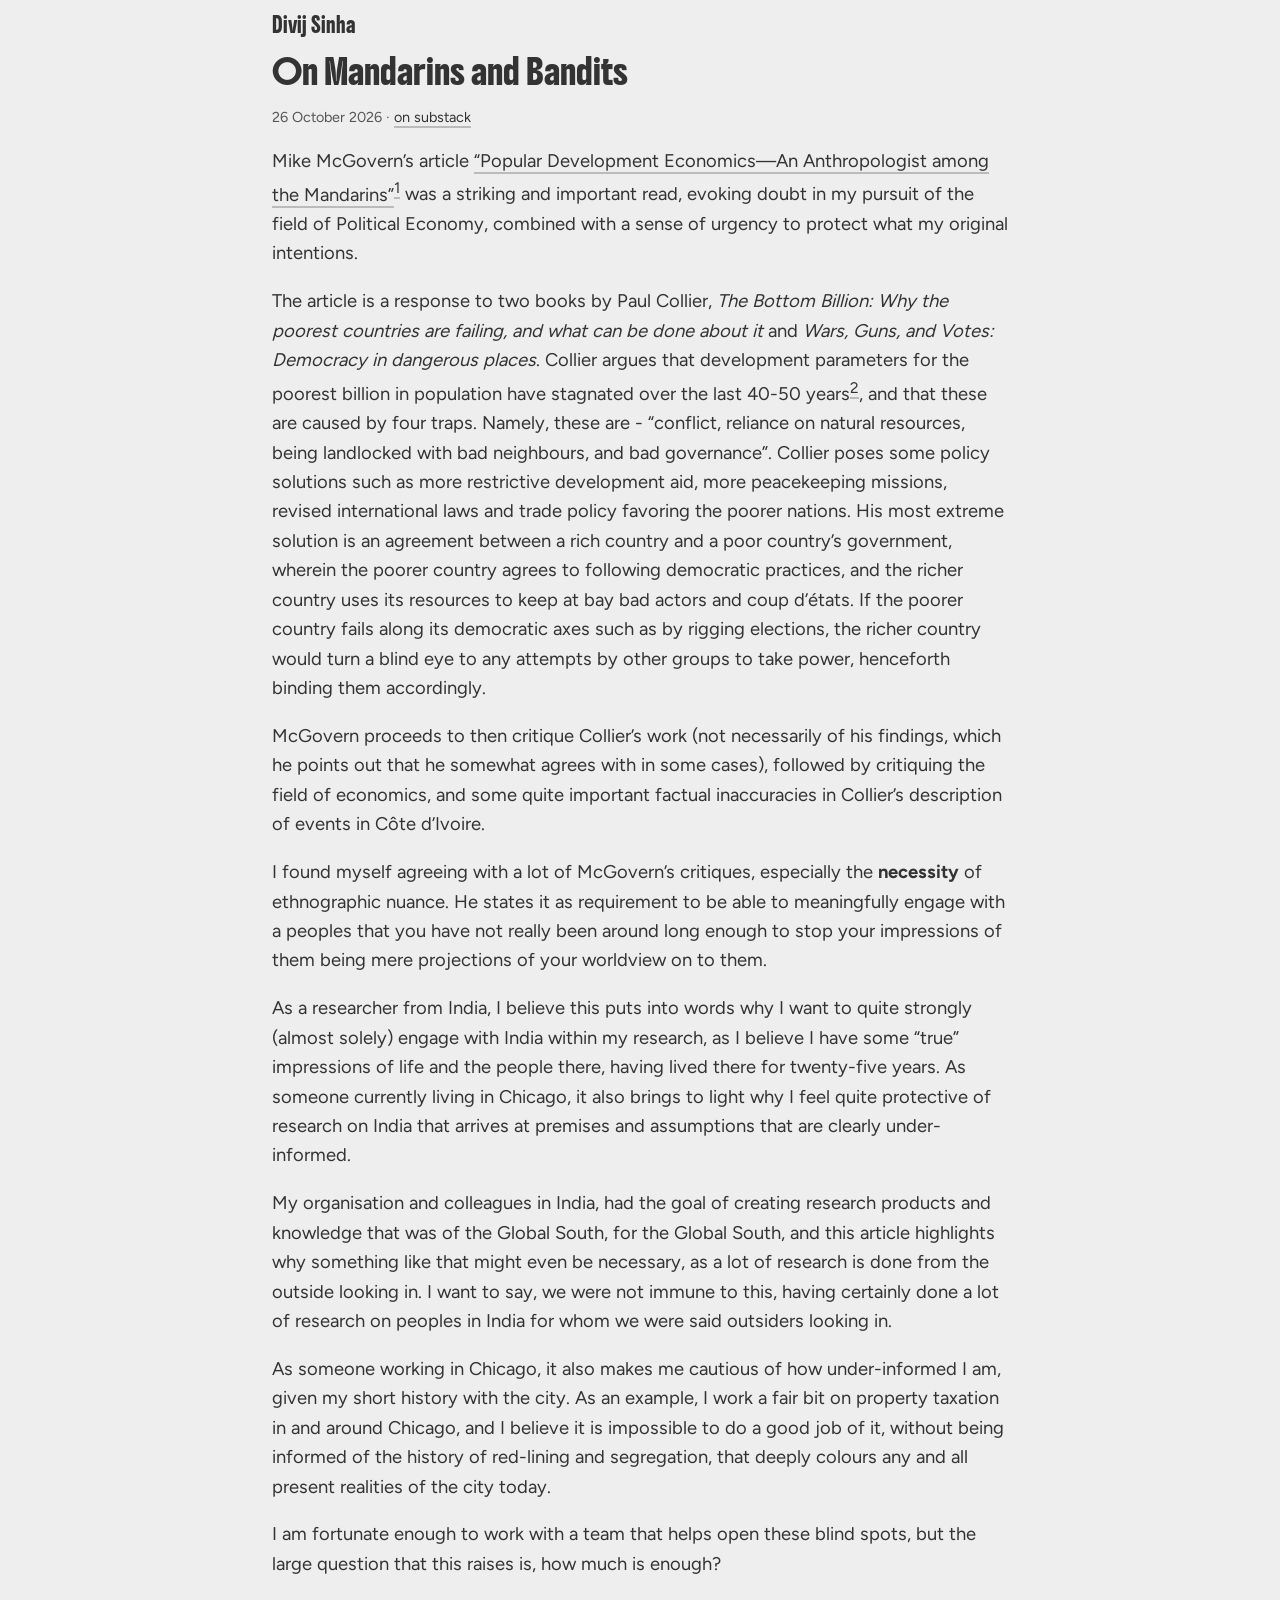
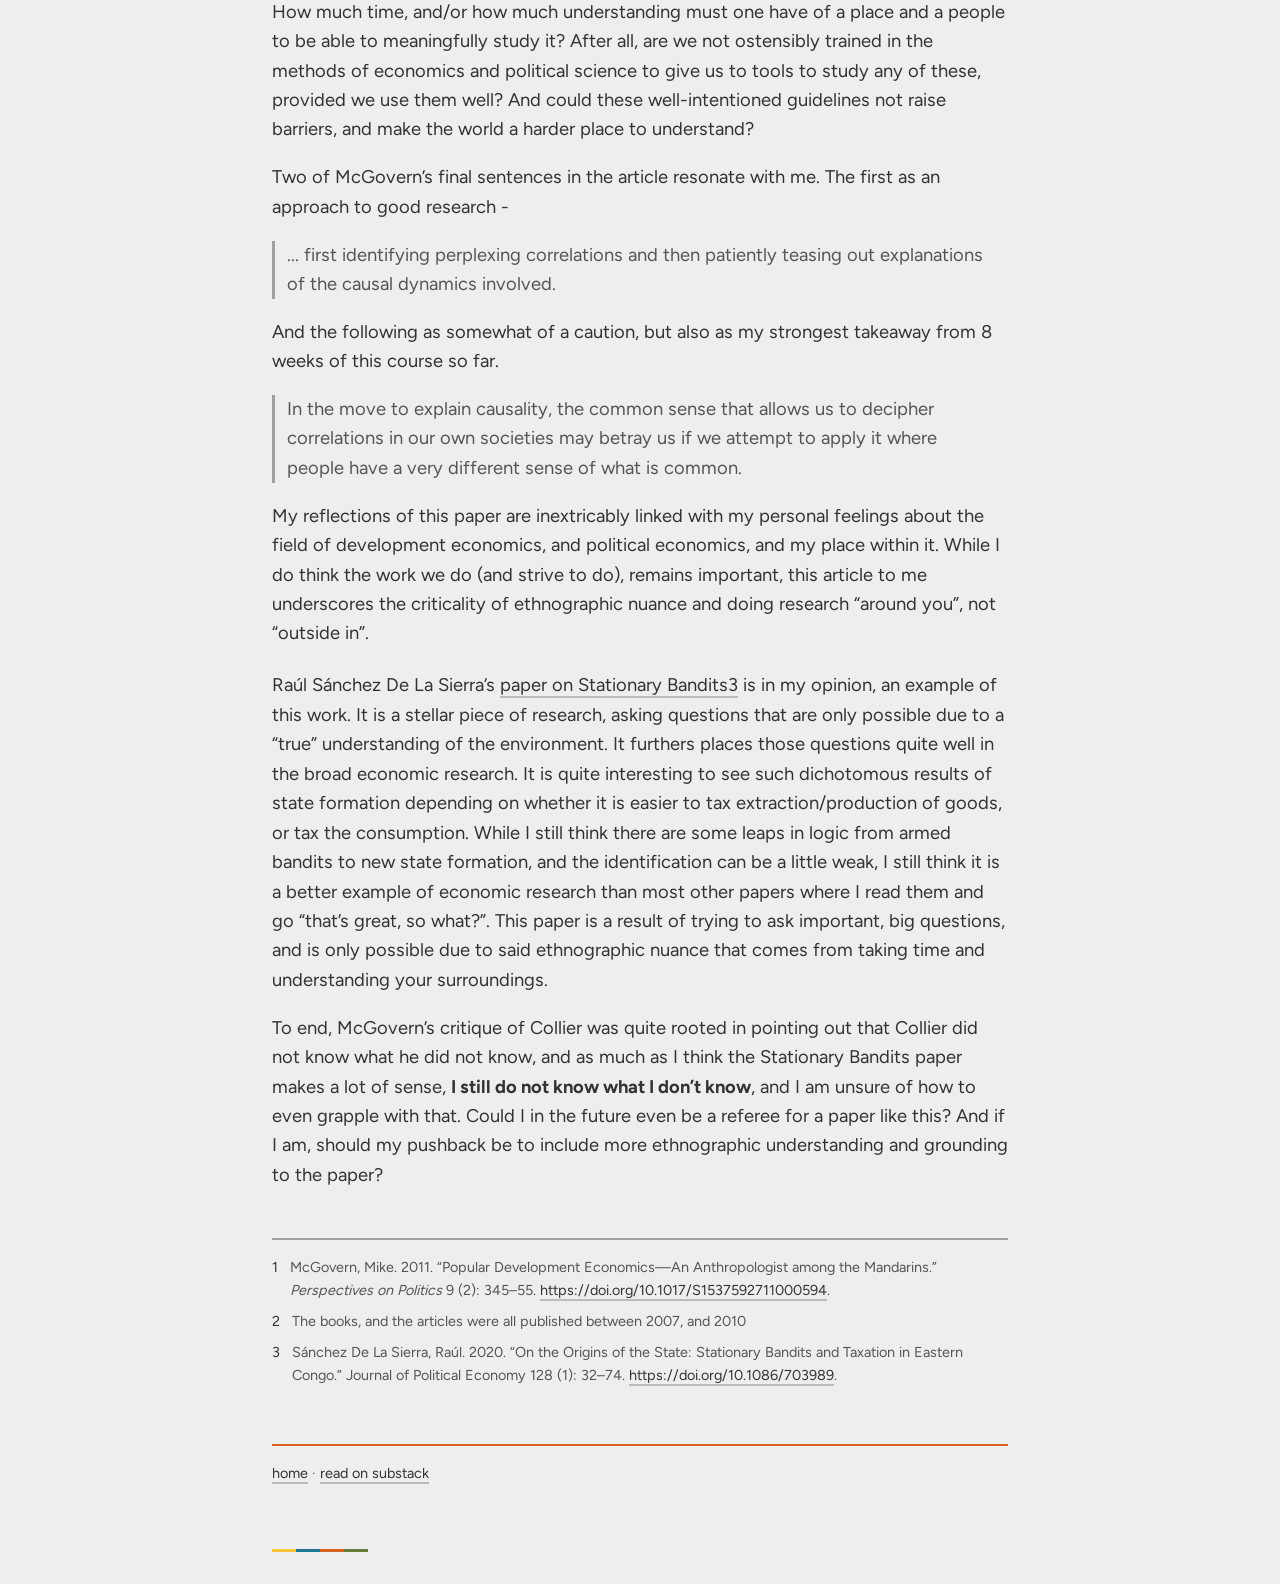
<file: posts/on-mandarins-and-bandits.html>
<!doctype html>
<html lang="en">
  <head>
    <meta charset="UTF-8" />
    <meta name="viewport" content="width=device-width, initial-scale=1.0" />
    <title>On Mandarins and Bandits - Divij Sinha</title>
    <meta name="description" content="Reflections on development economics and political economy, and my place within them" />
    <link rel="icon" type="image/svg+xml" href="/favicon.svg" />
    <link rel="canonical" href="https://overlookedpod.substack.com/p/on-mandarins-and-bandits" />
    <link rel="preload" href="/Figtree-VariableFont_wght.woff2" as="font" type="font/woff2" crossorigin />
    <link rel="preload" href="/Boldonse-Regular.woff2" as="font" type="font/woff2" crossorigin />
    <link rel="stylesheet" href="/style.css" />
    <style>
      h1 {
        font-family: "Boldonse", system-ui;
        font-weight: 400;
        font-size: 1.5rem;
        line-height: 1.5;
      }
      h2, h3, h4, h5, h6 {
        font-family: "Boldonse", system-ui;
        font-weight: 400;
        margin-top: 2rem;
      }
      h2 {
        font-size: 1.2rem;
      }
      h3 {
        font-size: 1.05rem;
      }
      h4, h5, h6 {
        font-size: 1rem;
      }
      img {
        max-width: 100%;
        height: auto;
      }
      blockquote {
        border-left: 0.2rem solid #a0a0a0;
        margin: 1rem 0;
        padding: 0 0.75rem;
        color: #555555;
      }
      pre {
        overflow-x: auto;
      }
      .footnote {
        display: flex;
        gap: 0.75rem;
        color: #555555;
        font-size: 0.9rem;
        overflow-wrap: anywhere;
      }
      .footnote > a {
        flex: none;
        border-bottom: none;
      }
      .footnote:first-of-type {
        border-top: 0.15rem solid #a0a0a0;
        margin-top: 3rem;
        padding-top: 1rem;
      }
      .footnote p {
        margin: 0 0 0.5rem;
      }
      .footer {
        border-top: 0.15rem solid #D86020;
        margin-top: 3rem;
        padding-top: 1rem;
      }
      .toc {
        position: fixed;
        top: 5rem;
        left: calc(50% + 24.5rem);
        width: 14rem;
        font-size: 0.85rem;
      }
      .toc a {
        display: block;
        padding: 0.15rem 0;
        border-bottom: none;
        color: #555555;
      }
      .toc a:hover {
        color: #333333;
      }
      .toc a.h3 {
        padding-left: 1rem;
      }
      .toc a.active {
        color: #d86020;
        font-weight: 600;
      }
      @media screen and (max-width: 1260px) {
        .toc {
          display: none;
        }
      }
    </style>
  </head>

  <body>
    <header><p class="home"><a href="/">Divij Sinha</a></p></header>
    <main>
    <h1>On Mandarins and Bandits</h1>
    <p class="meta">26 October 2026 &middot; <a href="https://overlookedpod.substack.com/p/on-mandarins-and-bandits">on substack</a></p>
    <p>Mike McGovern’s article <a href="http://doi.org/10.1017/S1537592711000594">“Popular Development Economics—An Anthropologist among the Mandarins”</a><sup><a id="footnote-anchor-1" href="#footnote-1">1</a></sup> was a striking and important read, evoking doubt in my pursuit of the field of Political Economy, combined with a sense of urgency to protect what my original intentions.</p><p>The article is a response to two books by Paul Collier, <em>The Bottom Billion: Why the poorest countries are failing, and what can be done about it</em> and <em>Wars, Guns, and Votes: Democracy in dangerous places</em>. Collier argues that development parameters for the poorest billion in population have stagnated over the last 40-50 years<sup><a id="footnote-anchor-2" href="#footnote-2">2</a></sup>, and that these are caused by four traps. Namely, these are - “conflict, reliance on natural resources, being landlocked with bad neighbours, and bad governance”. Collier poses some policy solutions such as more restrictive development aid, more peacekeeping missions, revised international laws and trade policy favoring the poorer nations. His most extreme solution is an agreement between a rich country and a poor country’s government, wherein the poorer country agrees to following democratic practices, and the richer country uses its resources to keep at bay bad actors and coup d’états. If the poorer country fails along its democratic axes such as by rigging elections, the richer country would turn a blind eye to any attempts by other groups to take power, henceforth binding them accordingly.</p><p>McGovern proceeds to then critique Collier’s work (not necessarily of his findings, which he points out that he somewhat agrees with in some cases), followed by critiquing the field of economics, and some quite important factual inaccuracies in Collier’s description of events in Côte d’Ivoire.</p><p>I found myself agreeing with a lot of McGovern’s critiques, especially the <strong>necessity</strong> of ethnographic nuance. He states it as requirement to be able to meaningfully engage with a peoples that you have not really been around long enough to stop your impressions of them being mere projections of your worldview on to them.</p><p>As a researcher from India, I believe this puts into words why I want to quite strongly (almost solely) engage with India within my research, as I believe I have some “true” impressions of life and the people there, having lived there for twenty-five years. As someone currently living in Chicago, it also brings to light why I feel quite protective of research on India that arrives at premises and assumptions that are clearly under-informed.</p><p>My organisation and colleagues in India, had the goal of creating research products and knowledge that was of the Global South, for the Global South, and this article highlights why something like that might even be necessary, as a lot of research is done from the outside looking in. I want to say, we were not immune to this, having certainly done a lot of research on peoples in India for whom we were said outsiders looking in.</p><p>As someone working in Chicago, it also makes me cautious of how under-informed I am, given my short history with the city. As an example, I work a fair bit on property taxation in and around Chicago, and I believe it is impossible to do a good job of it, without being informed of the history of red-lining and segregation, that deeply colours any and all present realities of the city today.</p><p>I am fortunate enough to work with a team that helps open these blind spots, but the large question that this raises is, how much is enough?</p><p>How much time, and/or how much understanding must one have of a place and a people to be able to meaningfully study it? After all, are we not ostensibly trained in the methods of economics and political science to give us to tools to study any of these, provided we use them well? And could these well-intentioned guidelines not raise barriers, and make the world a harder place to understand?</p><p>Two of McGovern’s final sentences in the article resonate with me. The first as an approach to good research -</p><blockquote><p>... first identifying perplexing correlations and then patiently teasing out explanations of the causal dynamics involved.</p></blockquote><p>And the following as somewhat of a caution, but also as my strongest takeaway from 8 weeks of this course so far.</p><blockquote><p>In the move to explain causality, the common sense that allows us to decipher correlations in our own societies may betray us if we attempt to apply it where people have a very different sense of what is common.</p></blockquote><p>My reflections of this paper are inextricably linked with my personal feelings about the field of development economics, and political economics, and my place within it. While I do think the work we do (and strive to do), remains important, this article to me underscores the criticality of ethnographic nuance and doing research “around you”, not “outside in”.</p><p>Raúl Sánchez De La Sierra’s <a href="https://doi.org/10.1086/703989">paper on Stationary Bandits<sup><a id="footnote-anchor-3" href="#footnote-3">3</a></sup></a> is in my opinion, an example of this work. It is a stellar piece of research, asking questions that are only possible due to a “true” understanding of the environment. It furthers places those questions quite well in the broad economic research. It is quite interesting to see such dichotomous results of state formation depending on whether it is easier to tax extraction/production of goods, or tax the consumption. While I still think there are some leaps in logic from armed bandits to new state formation, and the identification can be a little weak, I still think it is a better example of economic research than most other papers where I read them and go “that’s great, so what?”. This paper is a result of trying to ask important, big questions, and is only possible due to said ethnographic nuance that comes from taking time and understanding your surroundings.</p><p>To end, McGovern’s critique of Collier was quite rooted in pointing out that Collier did not know what he did not know, and as much as I think the Stationary Bandits paper makes a lot of sense, <strong>I still do not know what I don’t know</strong>, and I am unsure of how to even grapple with that. Could I in the future even be a referee for a paper like this? And if I am, should my pushback be to include more ethnographic understanding and grounding to the paper?</p><div class="footnote"><a id="footnote-1" href="#footnote-anchor-1">1</a><p>McGovern, Mike. 2011. “Popular Development Economics—An Anthropologist among the Mandarins.” <em>Perspectives on Politics</em> 9 (2): 345–55. <a href="https://doi.org/10.1017/S1537592711000594">https://doi.org/10.1017/S1537592711000594</a>.</p></div><div class="footnote"><a id="footnote-2" href="#footnote-anchor-2">2</a><p>The books, and the articles were all published between 2007, and 2010</p></div><div class="footnote"><a id="footnote-3" href="#footnote-anchor-3">3</a><p>Sánchez De La Sierra, Raúl. 2020. “On the Origins of the State: Stationary Bandits and Taxation in Eastern Congo.” Journal of Political Economy 128 (1): 32–74. <a href="https://doi.org/10.1086/703989">https://doi.org/10.1086/703989</a>.</p></div>
    </main>
    <footer>
    <p class="meta footer">
      <a href="/">home</a> &middot;
      <a href="https://overlookedpod.substack.com/p/on-mandarins-and-bandits">read on substack</a>
    </p>
    <hr class="colophon" />
    </footer>
  </body>
</html>
</file>
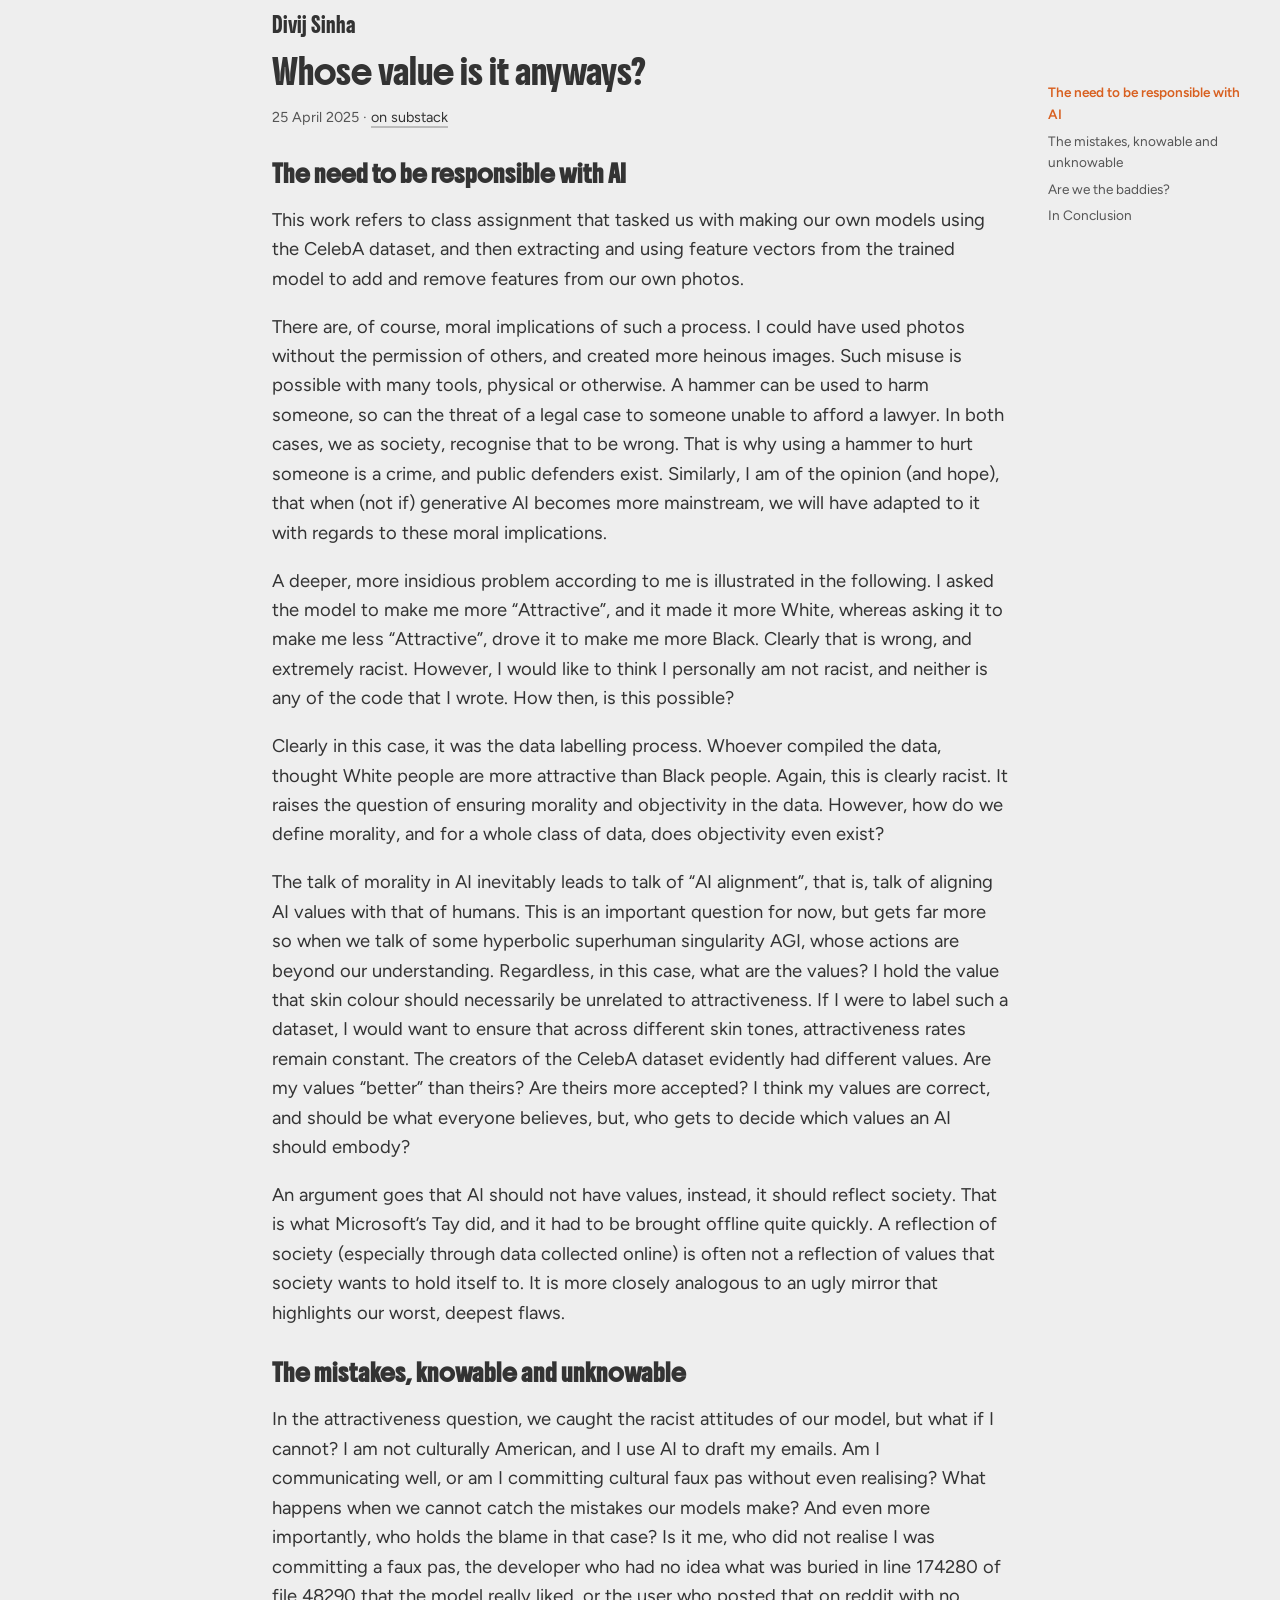
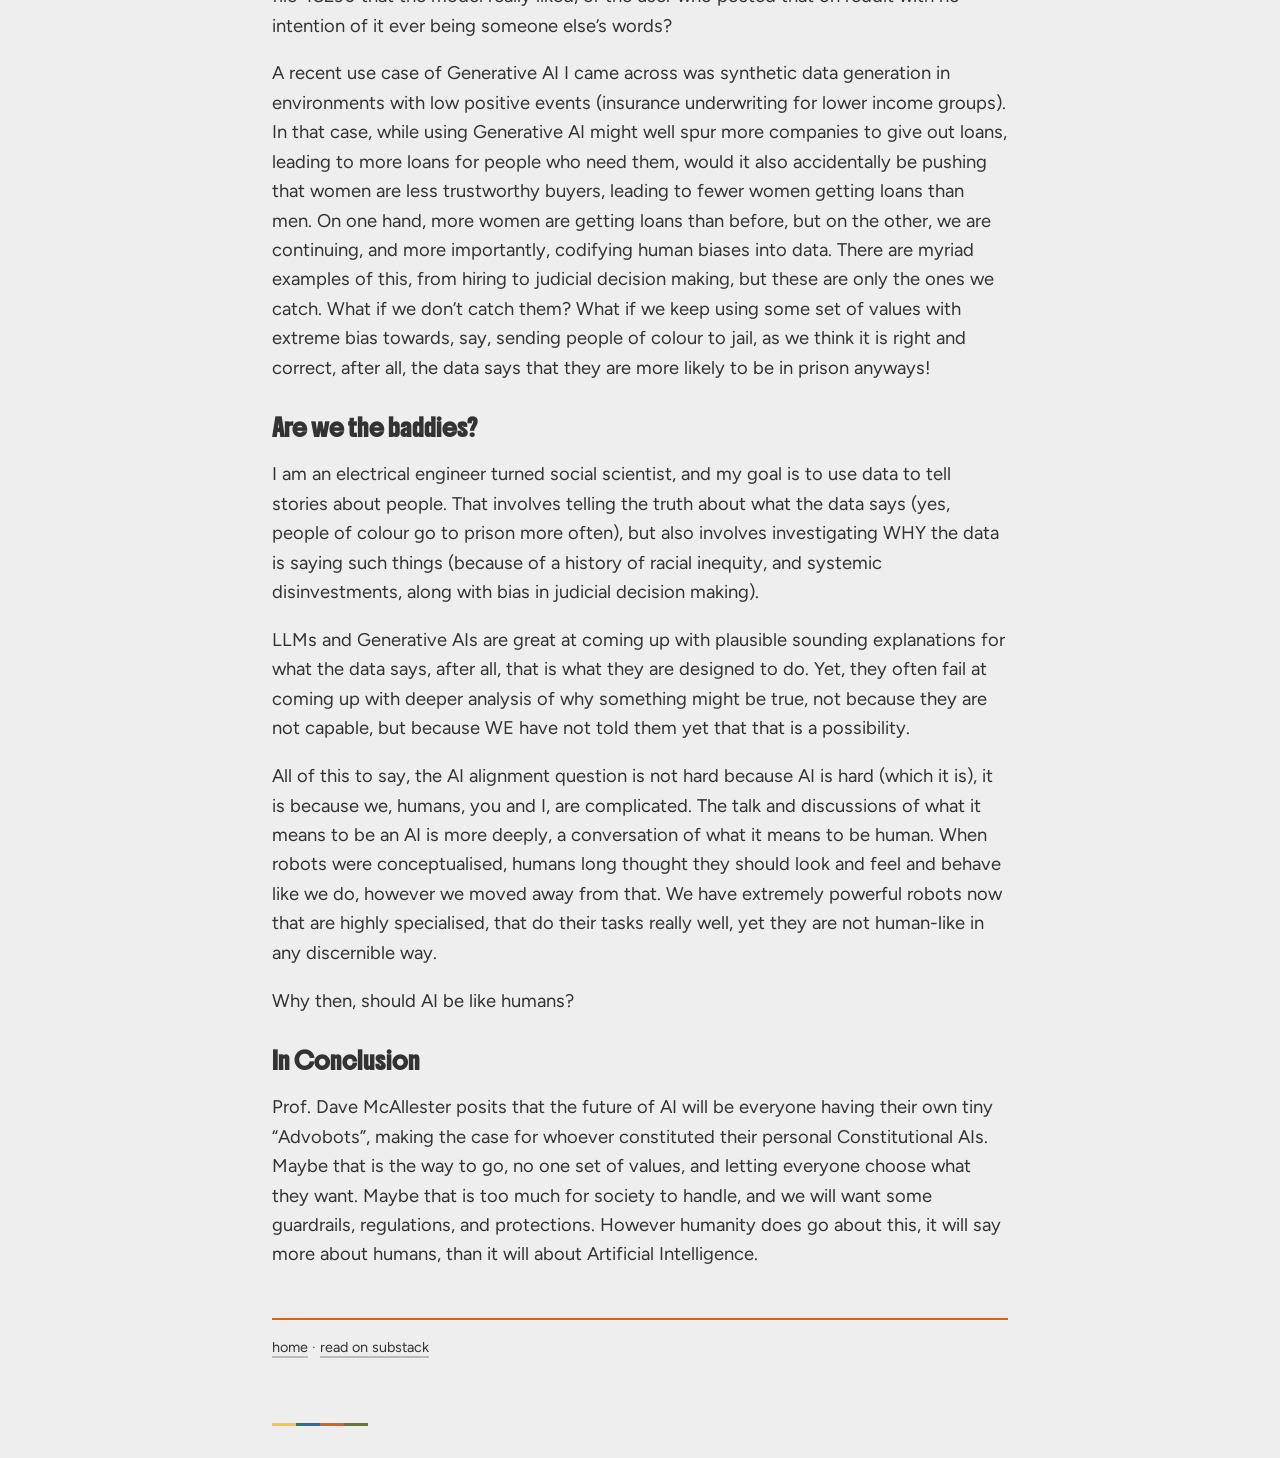
<file: posts/whose-value-is-it-anyways.html>
<!doctype html>
<html lang="en">
  <head>
    <meta charset="UTF-8" />
    <meta name="viewport" content="width=device-width, initial-scale=1.0" />
    <title>Whose value is it anyways? - Divij Sinha</title>
    <meta name="description" content="This is a piece on ML and AI that I wrote for a class in January 2024." />
    <link rel="icon" type="image/svg+xml" href="/favicon.svg" />
    <link rel="canonical" href="https://overlookedpod.substack.com/p/whose-value-is-it-anyways" />
    <link rel="preload" href="/Figtree-VariableFont_wght.woff2" as="font" type="font/woff2" crossorigin />
    <link rel="preload" href="/Boldonse-Regular.woff2" as="font" type="font/woff2" crossorigin />
    <link rel="stylesheet" href="/style.css" />
    <style>
      h1 {
        font-family: "Boldonse", system-ui;
        font-weight: 400;
        font-size: 1.5rem;
        line-height: 1.5;
      }
      h2, h3, h4, h5, h6 {
        font-family: "Boldonse", system-ui;
        font-weight: 400;
        margin-top: 2rem;
      }
      h2 {
        font-size: 1.2rem;
      }
      h3 {
        font-size: 1.05rem;
      }
      h4, h5, h6 {
        font-size: 1rem;
      }
      img {
        max-width: 100%;
        height: auto;
      }
      blockquote {
        border-left: 0.2rem solid #a0a0a0;
        margin: 1rem 0;
        padding: 0 0.75rem;
        color: #555555;
      }
      pre {
        overflow-x: auto;
      }
      .footnote {
        display: flex;
        gap: 0.75rem;
        color: #555555;
        font-size: 0.9rem;
        overflow-wrap: anywhere;
      }
      .footnote > a {
        flex: none;
        border-bottom: none;
      }
      .footnote:first-of-type {
        border-top: 0.15rem solid #a0a0a0;
        margin-top: 3rem;
        padding-top: 1rem;
      }
      .footnote p {
        margin: 0 0 0.5rem;
      }
      .footer {
        border-top: 0.15rem solid #D86020;
        margin-top: 3rem;
        padding-top: 1rem;
      }
      .toc {
        position: fixed;
        top: 5rem;
        left: calc(50% + 24.5rem);
        width: 14rem;
        font-size: 0.85rem;
      }
      .toc a {
        display: block;
        padding: 0.15rem 0;
        border-bottom: none;
        color: #555555;
      }
      .toc a:hover {
        color: #333333;
      }
      .toc a.h3 {
        padding-left: 1rem;
      }
      .toc a.active {
        color: #d86020;
        font-weight: 600;
      }
      @media screen and (max-width: 1260px) {
        .toc {
          display: none;
        }
      }
    </style>
  </head>

  <body>
    <header><p class="home"><a href="/">Divij Sinha</a></p></header>
    <main>
    <h1>Whose value is it anyways?</h1>
    <p class="meta">25 April 2025 &middot; <a href="https://overlookedpod.substack.com/p/whose-value-is-it-anyways">on substack</a></p>
    <nav class="toc" aria-label="Contents">
      <a class="h3" href="#the-need-to-be-responsible-with-ai">The need to be responsible with AI</a>
      <a class="h3" href="#the-mistakes-knowable-and-unknowable">The mistakes, knowable and unknowable</a>
      <a class="h3" href="#are-we-the-baddies">Are we the baddies?</a>
      <a class="h3" href="#in-conclusion">In Conclusion</a>
    </nav>
    <script>
      addEventListener("DOMContentLoaded", () => {
        const links = [...document.querySelectorAll(".toc a")];
        const heads = links.map((a) => document.getElementById(a.hash.slice(1)));
        const spy = () => {
          let n = 0;
          heads.forEach((h, i) => {
            if (h.getBoundingClientRect().top <= 100) n = i;
          });
          links.forEach((a, i) => a.classList.toggle("active", i === n));
        };
        addEventListener("scroll", spy, { passive: true });
        spy();
      });
    </script><h3 id="the-need-to-be-responsible-with-ai"><strong>The need to be responsible with AI</strong></h3><p>This work refers to class assignment that tasked us with making our own models using the CelebA dataset, and then extracting and using feature vectors from the trained model to add and remove features from our own photos.</p><p>There are, of course, moral implications of such a process. I could have used photos without the permission of others, and created more heinous images. Such misuse is possible with many tools, physical or otherwise. A hammer can be used to harm someone, so can the threat of a legal case to someone unable to afford a lawyer. In both cases, we as society, recognise that to be wrong. That is why using a hammer to hurt someone is a crime, and public defenders exist. Similarly, I am of the opinion (and hope), that when (not if) generative AI becomes more mainstream, we will have adapted to it with regards to these moral implications.</p><p>A deeper, more insidious problem according to me is illustrated in the following. I asked the model to make me more “Attractive”, and it made it more White, whereas asking it to make me less “Attractive”, drove it to make me more Black. Clearly that is wrong, and extremely racist. However, I would like to think I personally am not racist, and neither is any of the code that I wrote. How then, is this possible?</p><p>Clearly in this case, it was the data labelling process. Whoever compiled the data, thought White people are more attractive than Black people. Again, this is clearly racist. It raises the question of ensuring morality and objectivity in the data. However, how do we define morality, and for a whole class of data, does objectivity even exist?</p><p>The talk of morality in AI inevitably leads to talk of “AI alignment”, that is, talk of aligning AI values with that of humans. This is an important question for now, but gets far more so when we talk of some hyperbolic superhuman singularity AGI, whose actions are beyond our understanding. Regardless, in this case, what are the values? I hold the value that skin colour should necessarily be unrelated to attractiveness. If I were to label such a dataset, I would want to ensure that across different skin tones, attractiveness rates remain constant. The creators of the CelebA dataset evidently had different values. Are my values “better” than theirs? Are theirs more accepted? I think my values are correct, and should be what everyone believes, but, who gets to decide which values an AI should embody?</p><p>An argument goes that AI should not have values, instead, it should reflect society. That is what Microsoft’s Tay did, and it had to be brought offline quite quickly. A reflection of society (especially through data collected online) is often not a reflection of values that society wants to hold itself to. It is more closely analogous to an ugly mirror that highlights our worst, deepest flaws.</p><h3 id="the-mistakes-knowable-and-unknowable"><strong>The mistakes, knowable and unknowable</strong></h3><p>In the attractiveness question, we caught the racist attitudes of our model, but what if I cannot? I am not culturally American, and I use AI to draft my emails. Am I communicating well, or am I committing cultural faux pas without even realising? What happens when we cannot catch the mistakes our models make? And even more importantly, who holds the blame in that case? Is it me, who did not realise I was committing a faux pas, the developer who had no idea what was buried in line 174280 of file 48290 that the model really liked, or the user who posted that on reddit with no intention of it ever being someone else’s words?</p><p>A recent use case of Generative AI I came across was synthetic data generation in environments with low positive events (insurance underwriting for lower income groups). In that case, while using Generative AI might well spur more companies to give out loans, leading to more loans for people who need them, would it also accidentally be pushing that women are less trustworthy buyers, leading to fewer women getting loans than men. On one hand, more women are getting loans than before, but on the other, we are continuing, and more importantly, codifying human biases into data. There are myriad examples of this, from hiring to judicial decision making, but these are only the ones we catch. What if we don’t catch them? What if we keep using some set of values with extreme bias towards, say, sending people of colour to jail, as we think it is right and correct, after all, the data says that they are more likely to be in prison anyways!</p><h3 id="are-we-the-baddies"><strong>Are we the baddies?</strong></h3><p>I am an electrical engineer turned social scientist, and my goal is to use data to tell stories about people. That involves telling the truth about what the data says (yes, people of colour go to prison more often), but also involves investigating WHY the data is saying such things (because of a history of racial inequity, and systemic disinvestments, along with bias in judicial decision making). </p><p>LLMs and Generative AIs are great at coming up with plausible sounding explanations for what the data says, after all, that is what they are designed to do. Yet, they often fail at coming up with deeper analysis of why something might be true, not because they are not capable, but because WE have not told them yet that that is a possibility.</p><p>All of this to say, the AI alignment question is not hard because AI is hard (which it is), it is because we, humans, you and I, are complicated. The talk and discussions of what it means to be an AI is more deeply, a conversation of what it means to be human. When robots were conceptualised, humans long thought they should look and feel and behave like we do, however we moved away from that. We have extremely powerful robots now that are highly specialised, that do their tasks really well, yet they are not human-like in any discernible way.</p><p>Why then, should AI be like humans?</p><h3 id="in-conclusion"><strong>In Conclusion</strong></h3><p>Prof. Dave McAllester posits that the future of AI will be everyone having their own tiny “Advobots”, making the case for whoever constituted their personal Constitutional AIs. Maybe that is the way to go, no one set of values, and letting everyone choose what they want. Maybe that is too much for society to handle, and we will want some guardrails, regulations, and protections. However humanity does go about this, it will say more about humans, than it will about Artificial Intelligence.</p>
    </main>
    <footer>
    <p class="meta footer">
      <a href="/">home</a> &middot;
      <a href="https://overlookedpod.substack.com/p/whose-value-is-it-anyways">read on substack</a>
    </p>
    <hr class="colophon" />
    </footer>
  </body>
</html>
</file>
<file: style.css>
/* Figtree by Erik Kennedy, licensed under OFL: static/Figtree-OFL.txt */
@font-face {
  font-family: "Figtree";
  src: url("/Figtree-VariableFont_wght.woff2") format("woff2-variations");
  font-weight: 300 900;
  font-style: normal;
  font-display: swap;
}

/* Boldonse by Issa Youssef, licensed under OFL: static/Boldonse-OFL.txt */
@font-face {
  font-family: "Boldonse";
  src: url("/Boldonse-Regular.woff2") format("woff2");
  font-weight: 400;
  font-style: normal;
  font-display: swap;
}

@media (prefers-reduced-motion: no-preference) {
  html {
    scroll-behavior: smooth;
  }
}

body {
  margin: 0 auto;
  padding: 0 1rem;
  box-sizing: border-box;
  background: #eeeeee;
  color: #333333;
  font-family: "Figtree", sans-serif;
  font-size: 1.15rem;
  line-height: 1.6;
  max-width: 768px;
  width: 90%;
}

a {
  border-bottom: 0.15rem solid #bbbbbb;
  color: #333333;
  text-decoration: none;
}

a:hover {
  border-bottom-color: transparent;
}

::selection {
  background: #ffc53a;
}

.meta {
  color: #555555;
  font-size: 0.9rem;
}

.home {
  font-family: "Boldonse", system-ui;
  font-size: 0.9rem;
}

.home a {
  border-bottom: none;
}

.colophon {
  border: none;
  height: 0.2rem;
  width: 6rem;
  margin: 4rem 0 2rem;
  background: linear-gradient(
    to right,
    #ffc53a 0 25%,
    #207890 25% 50%,
    #d86020 50% 75%,
    #687838 75% 100%
  );
}

@media screen and (max-width: 600px) {
  body {
    font-size: 1rem;
  }

  a {
    border-bottom: 0.1rem solid #bbbbbb;
  }
}
</file>
<file: place-generator/page-style.css>
h1 {
  font-family: "Boldonse", system-ui;
  font-weight: 400;
  font-size: 1.5rem;
  line-height: 1.5;
}

.generator {
  display: flex;
  flex-wrap: nowrap;
  gap: 1rem;
  align-items: flex-start;
  margin: 1.5rem 0;
}

#map {
  flex: 0 0 440px;
  max-width: 440px;
  width: 100%;
  height: auto;
  display: block;
  margin-left: -160px;
}

#map path {
  stroke: #ffffff;
  stroke-width: 0.5;
  cursor: default;
}

#map path.selectable {
  cursor: pointer;
}

.controls {
  flex: 1 1 200px;
  display: flex;
  flex-direction: column;
  gap: 0.5rem;
}

.controls label {
  font-size: 0.9rem;
  color: #555555;
  margin-top: 0.5rem;
}

.controls select,
.controls input {
  font-family: "Figtree", sans-serif;
  font-size: 1rem;
  padding: 0.35rem;
  border: 0.1rem solid #bbbbbb;
  border-radius: 0.25rem;
  background: #ffffff;
  color: #333333;
}

#generate-btn {
  margin-top: 1rem;
  padding: 0.5rem 1rem;
  font-family: "Figtree", sans-serif;
  font-weight: 600;
  font-size: 1rem;
  background: #ffc53a;
  border: 0.1rem solid #ffc53a;
  border-radius: 0.25rem;
  color: #333333;
  cursor: pointer;
}

#generate-btn:hover {
  background: #eab308;
  border-color: #eab308;
}

#results {
  flex: 1 1 200px;
}

#results ul {
  list-style-type: none;
  margin: 0;
  padding: 0;
}

#results li {
  margin: 0.35rem 0;
}

@media screen and (max-width: 600px) {
  .generator {
    flex-direction: column;
    flex-wrap: wrap;
  }

  #map {
    flex: 0 1 auto;
    margin-left: 0;
  }

  .controls,
  #results {
    flex: 0 1 auto;
  }
}
</file>
